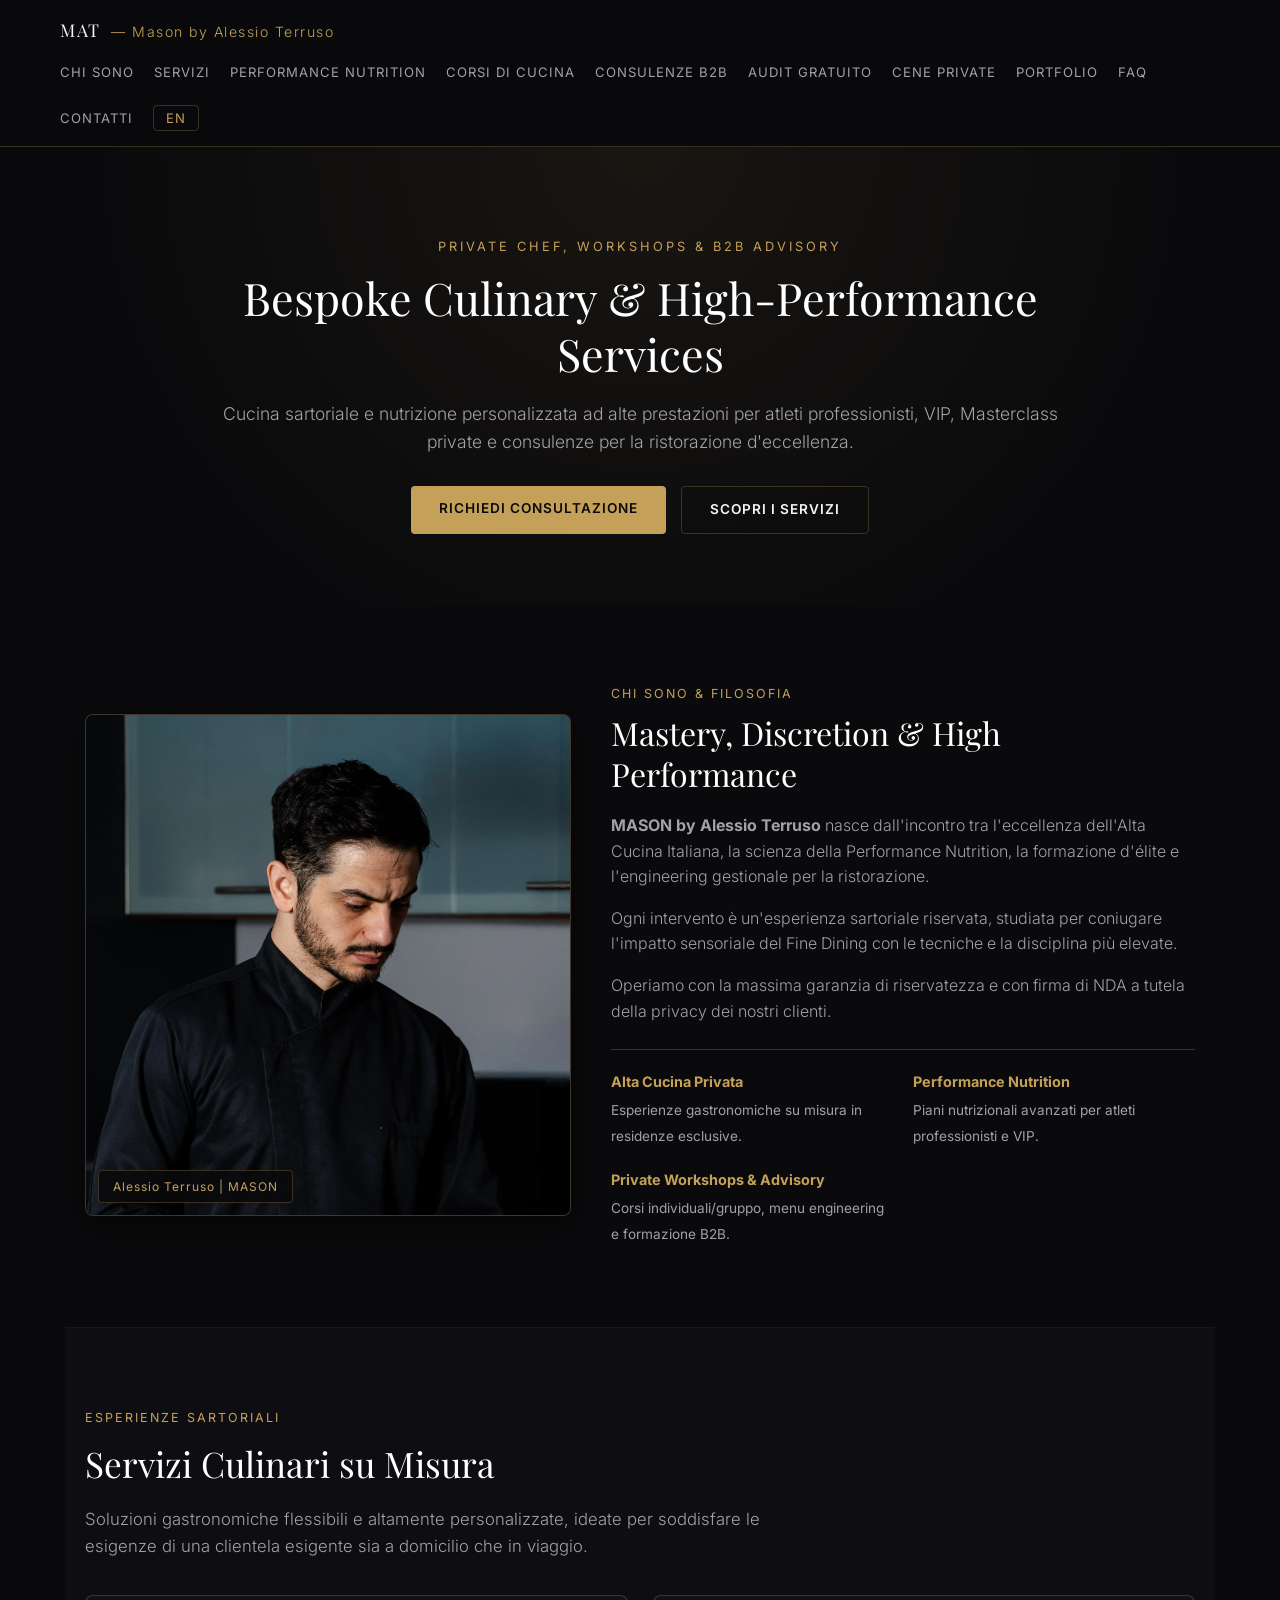
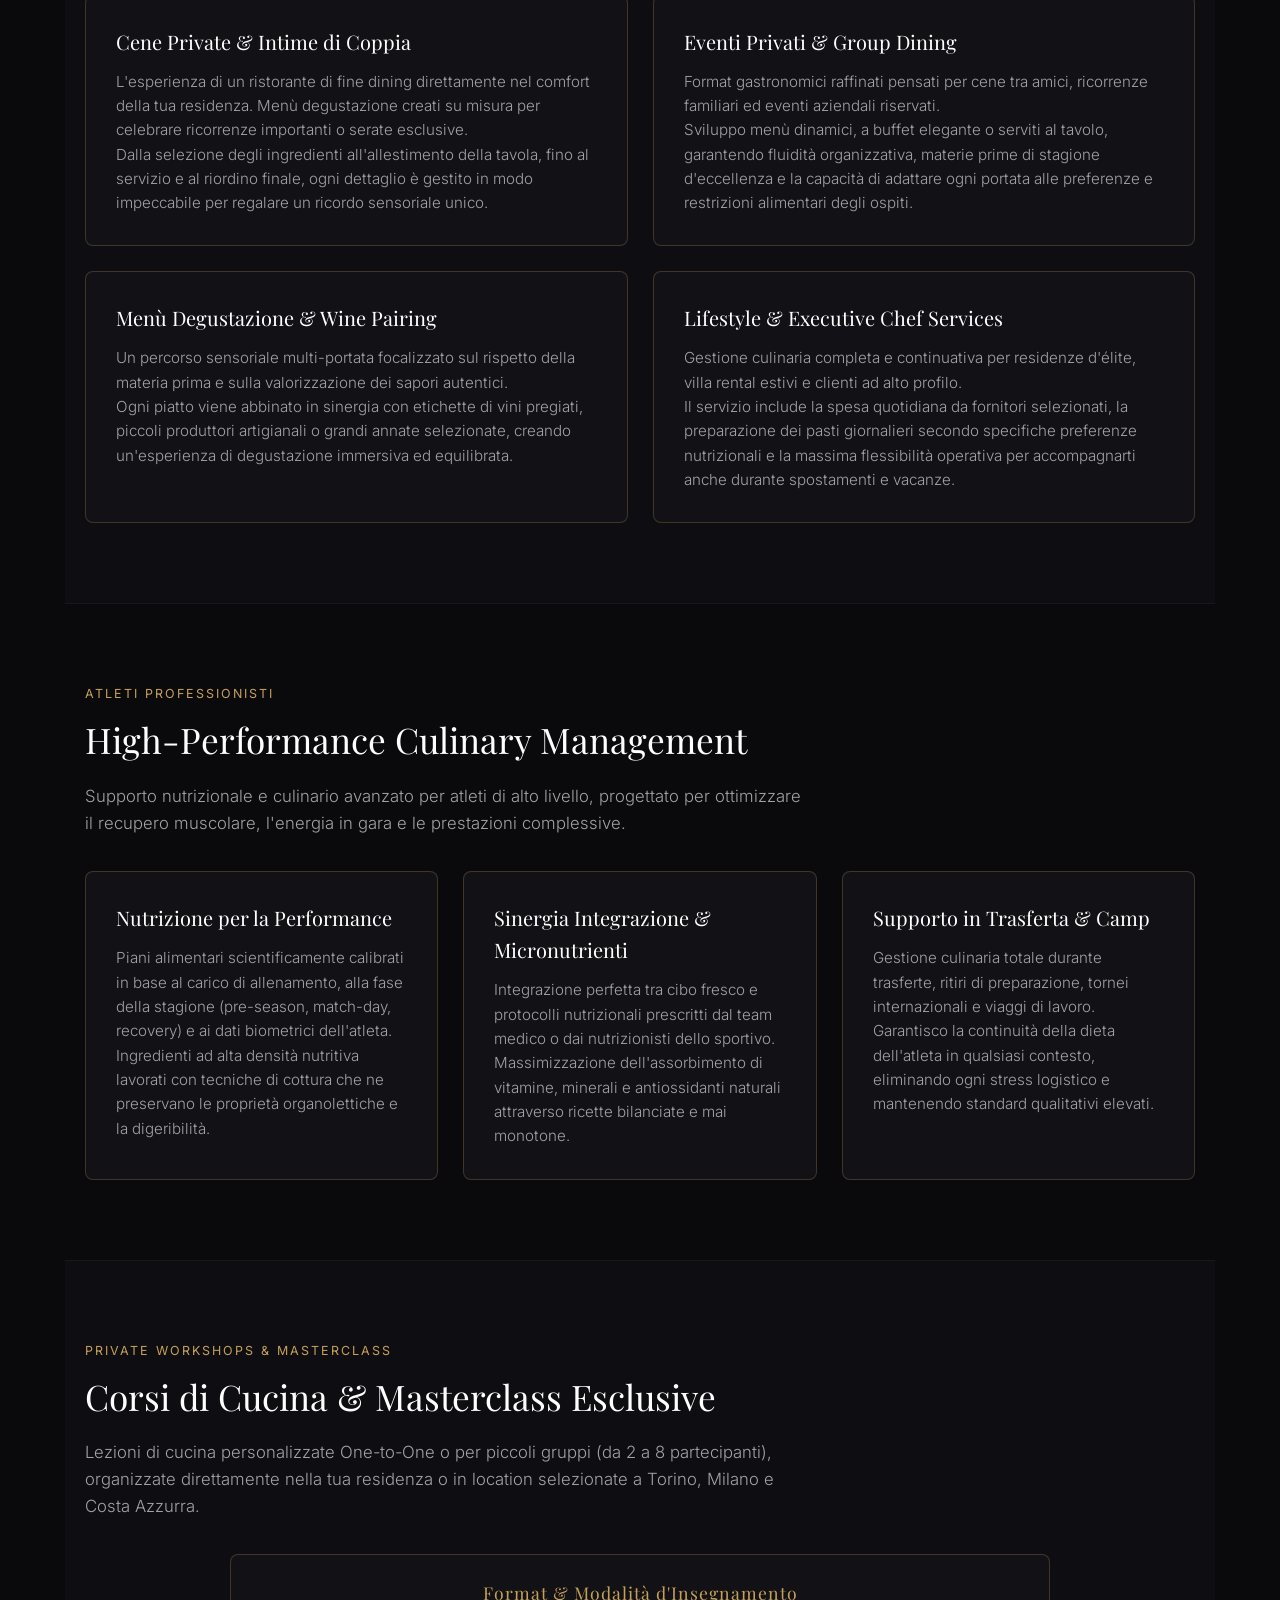
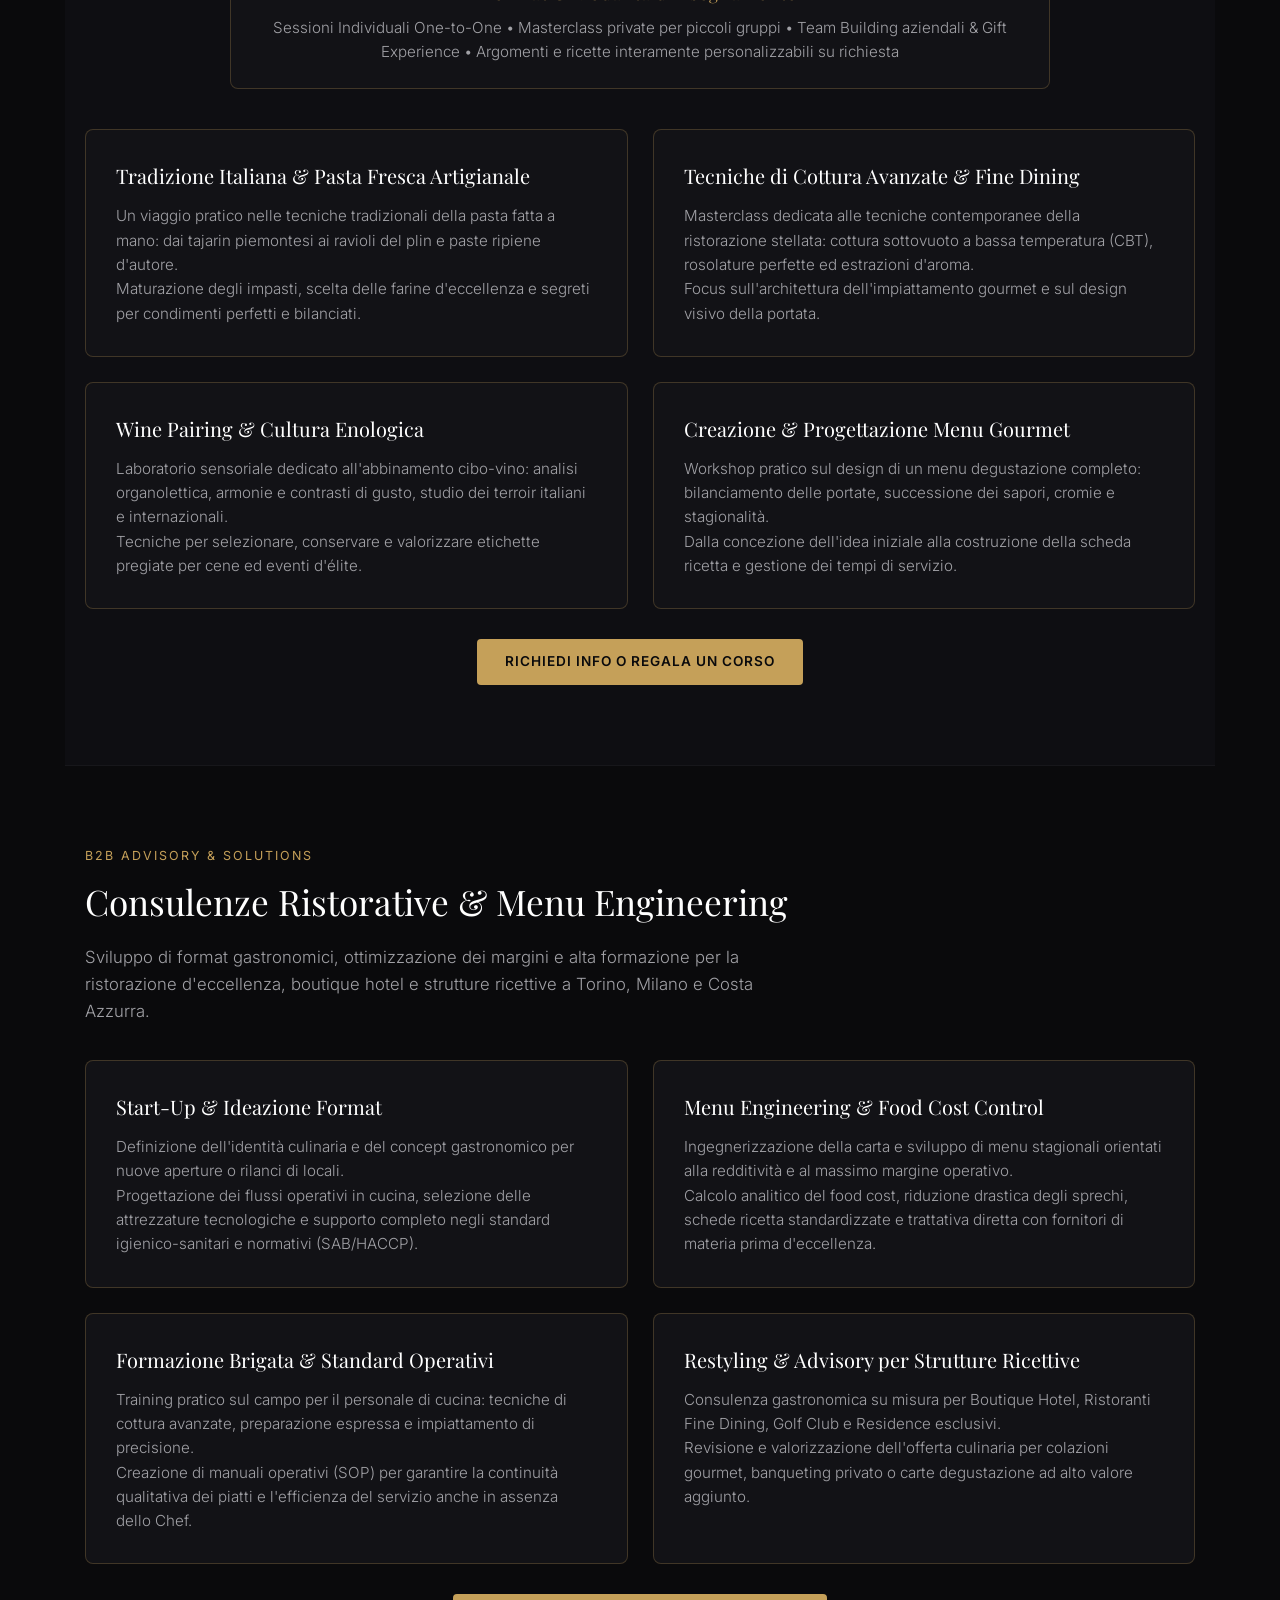
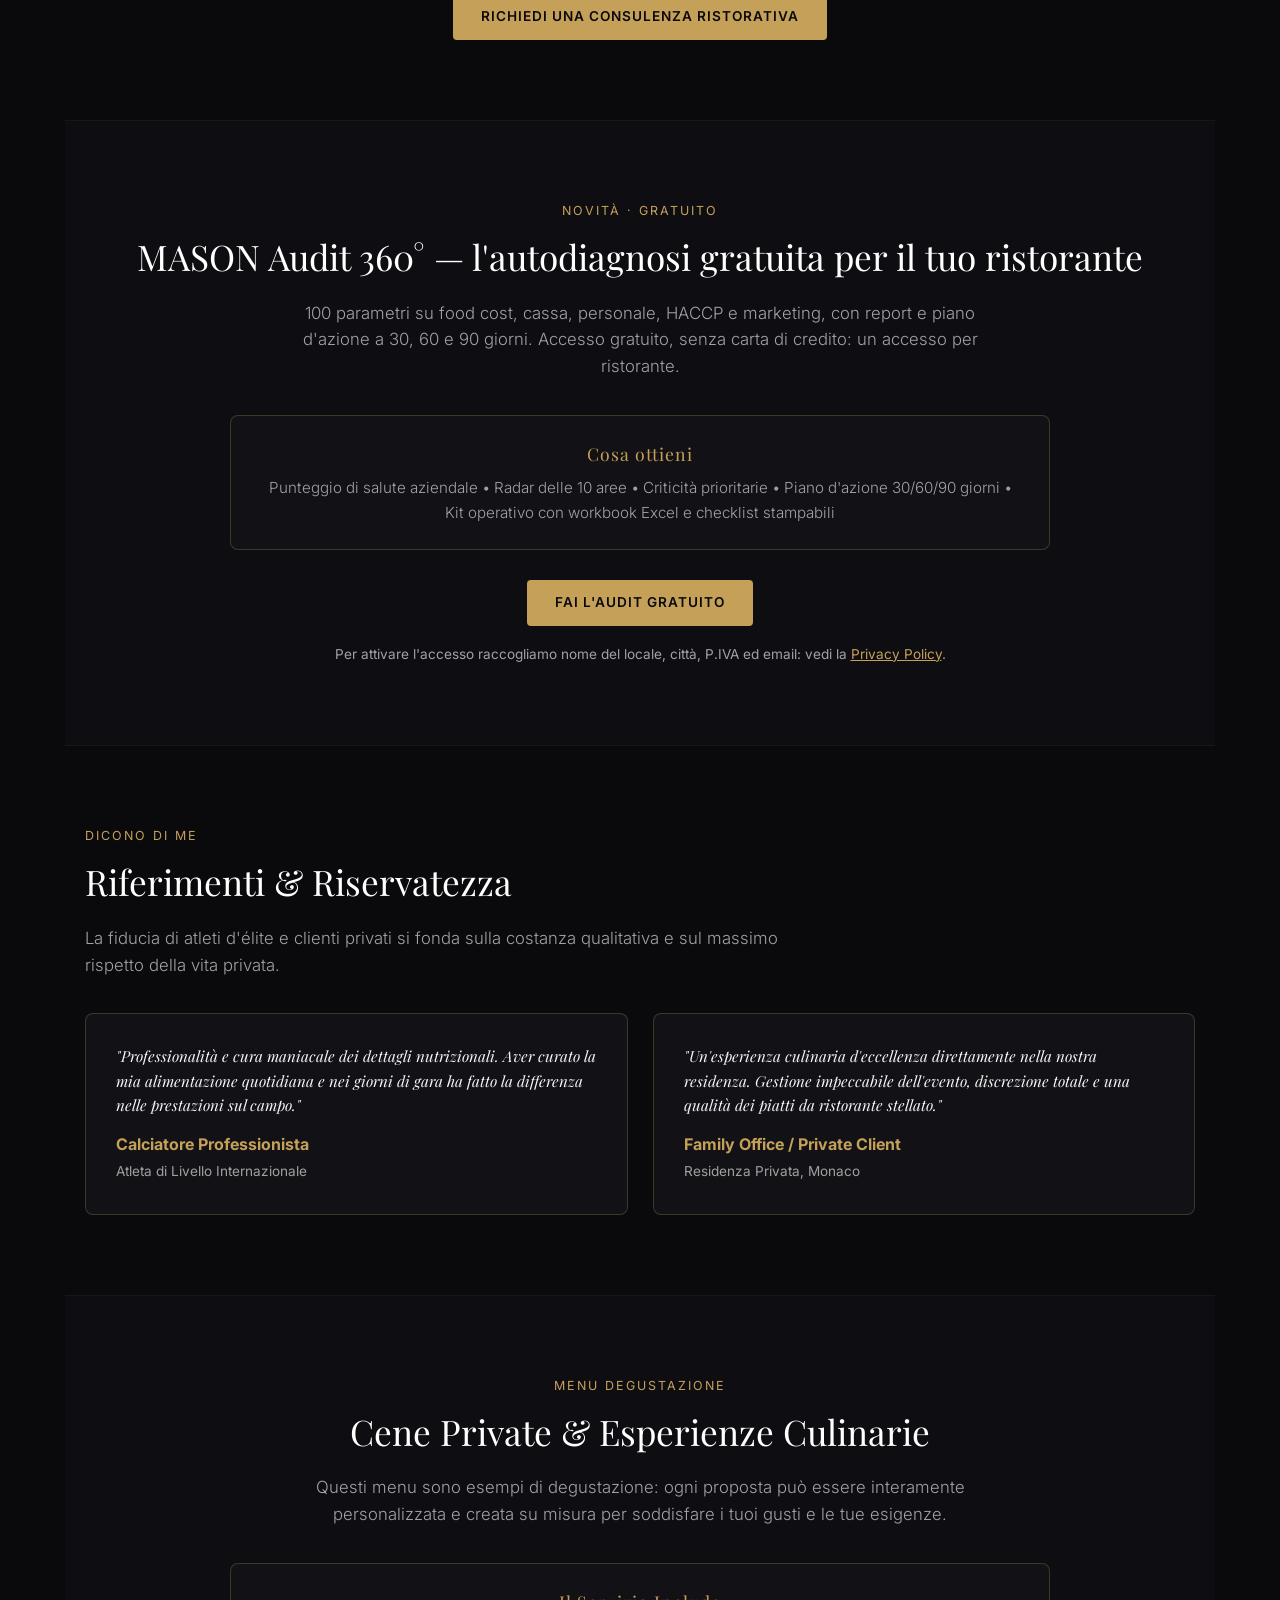
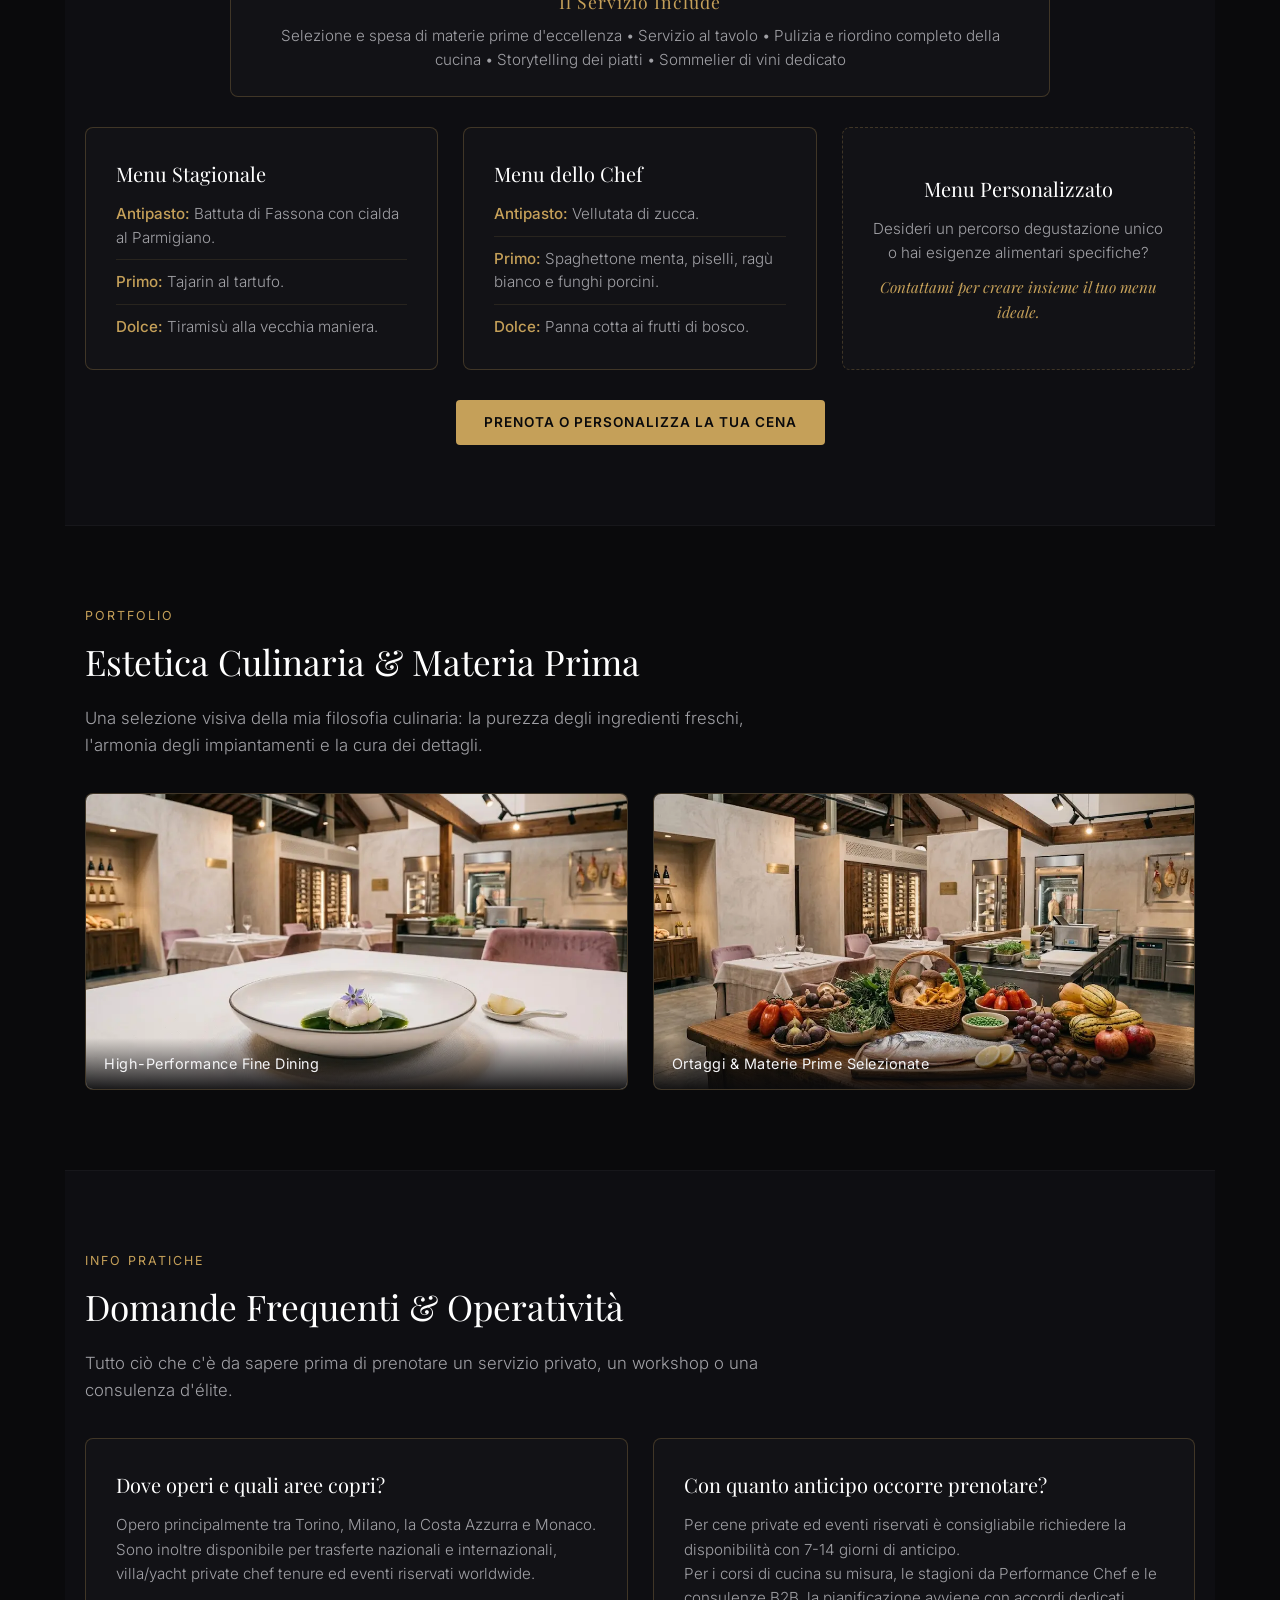
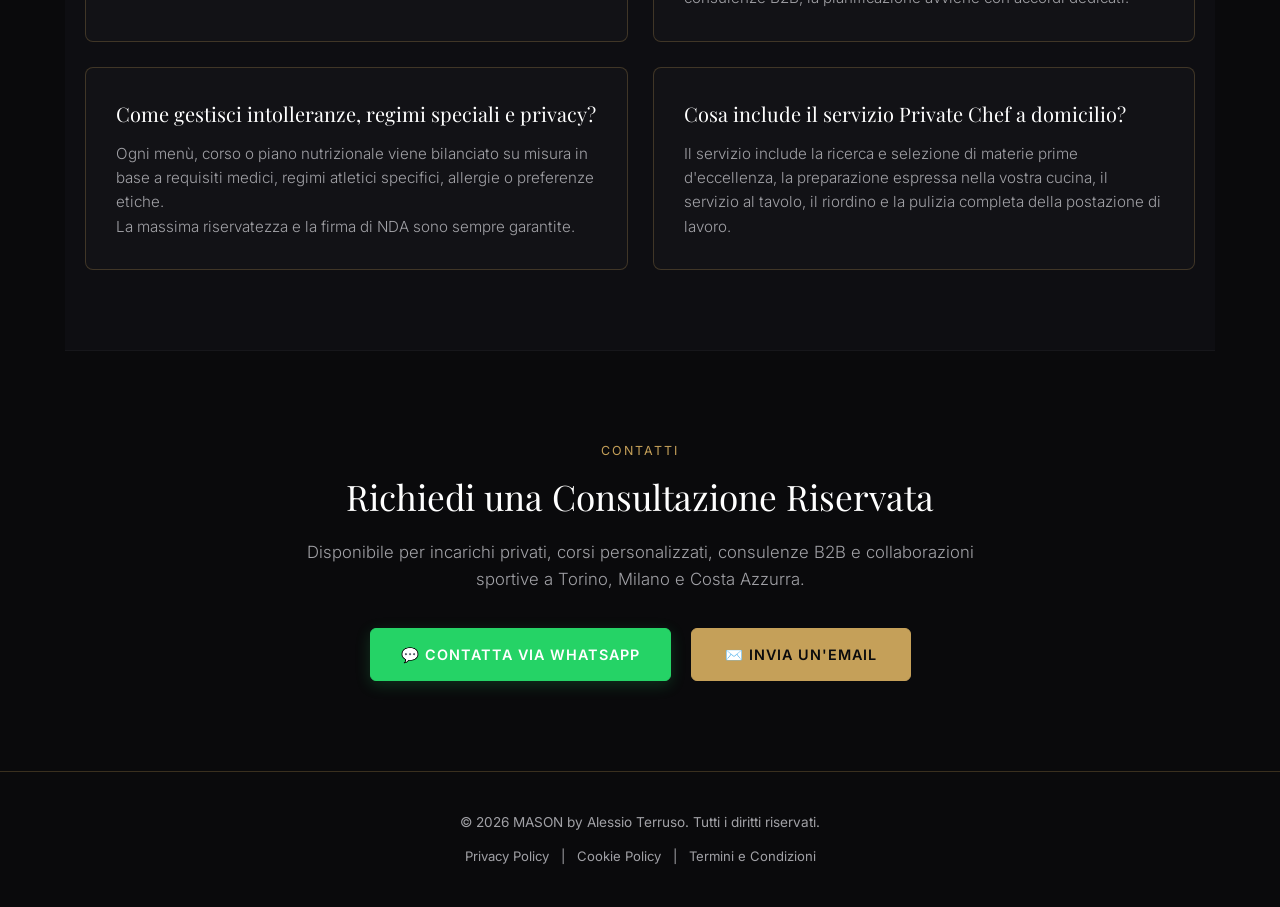
<file: index.html>
<!DOCTYPE html>
<html lang="it">
<head>
  <meta charset="UTF-8">
  <meta name="viewport" content="width=device-width, initial-scale=1.0">
  <meta name="theme-color" content="#0a0a0c">

  <!-- SEO & Titolo Ufficiale -->
  <title>MAT — Alta Cucina Privata, Performance Nutrition, Corsi & Consulenze | Alessio Terruso</title>
  <meta name="description" content="Chef privato, nutrizione di precisione per atleti, corsi di cucina su misura (Masterclass, Wine Pairing & Menu Design) e consulenze B2B per la ristorazione d'eccellenza.">
  <meta name="keywords" content="Chef Privato Torino, Private Chef Italia, Corsi di Cucina Torino, Masterclass Cucina, Pasta Fresca, Wine Pairing, Sommelier, Creazione Menu Gourmet, Performance Nutrition, Consulenze Ristorative, Alessio Terruso">
  <meta name="robots" content="index, follow, max-image-preview:large">
  <link rel="canonical" href="https://masonterruso.com/">
  <link rel="alternate" hreflang="it" href="https://masonterruso.com/">
  <link rel="alternate" hreflang="en" href="https://masonterruso.com/en.html">
  <link rel="alternate" hreflang="x-default" href="https://masonterruso.com/">

  <!-- Open Graph / WhatsApp / Social Preview -->
  <meta property="og:type" content="website">
  <meta property="og:site_name" content="MASON by Alessio Terruso">
  <meta property="og:locale" content="it_IT">
  <meta property="og:url" content="https://masonterruso.com/">
  <meta property="og:title" content="MAT — Mason by Alessio Terruso | Private Chef, Workshops & Advisory">
  <meta property="og:description" content="Servizi culinari su misura per cene private d'élite, nutrizione per atleti professionisti, corsi di cucina privati e consulenze per la ristorazione.">
  <meta property="og:image" content="https://masonterruso.com/alessio-terruso.webp">
  <meta property="og:image:alt" content="Alessio Terruso — Executive & Performance Private Chef">

  <!-- Twitter Meta Tags -->
  <meta name="twitter:card" content="summary_large_image">
  <meta name="twitter:title" content="MAT — Mason by Alessio Terruso | Private Chef, Workshops & Advisory">
  <meta name="twitter:description" content="Servizi culinari su misura per cene private d'élite, nutrizione per atleti professionisti, corsi di cucina privati e consulenze per la ristorazione.">
  <meta name="twitter:url" content="https://masonterruso.com/">
  <meta name="twitter:image" content="https://masonterruso.com/alessio-terruso.webp">

  <!-- Favicon e Foglio di Stile -->
  <link rel="icon" type="image/png" href="favicon.png">
  <link rel="preconnect" href="https://fonts.googleapis.com">
  <link rel="preconnect" href="https://fonts.gstatic.com" crossorigin>
  <link rel="stylesheet" href="https://fonts.googleapis.com/css2?family=Inter:wght@300;400;500;600&family=Playfair+Display:wght@400;500;600&display=swap">
  <link rel="stylesheet" href="style.css?v=3.3">
  <style>
    html{scroll-padding-top:110px}
    .skip-link{position:absolute;left:-9999px;top:0;background:var(--accent-gold);color:#0a0a0c;padding:10px 16px;z-index:1100;font-weight:600}
    .skip-link:focus{left:8px;top:8px}
    a:focus-visible,.btn:focus-visible{outline:2px solid var(--accent-gold);outline-offset:3px}
    .audit-note{color:var(--text-muted);font-size:.85em;margin-top:18px}
    .audit-note a{color:var(--accent-gold)}
    @media (prefers-reduced-motion:reduce){html{scroll-behavior:auto}}
    @media (max-width:768px){
      .nav-links{flex-wrap:nowrap!important;justify-content:flex-start!important;overflow-x:auto;-webkit-overflow-scrolling:touch;scrollbar-width:none;gap:4px!important;padding:6px 4px!important}
      .nav-links::-webkit-scrollbar{display:none}
      .nav-links li{flex:0 0 auto}
      .nav-links a{font-size:.75rem!important;padding:9px 10px!important}
    }
  </style>

  <!-- Dati strutturati (Google) -->
  <script type="application/ld+json">
  {"@context":"https://schema.org","@type":"ProfessionalService","name":"MASON by Alessio Terruso","alternateName":"MAT","url":"https://masonterruso.com/","image":"https://masonterruso.com/alessio-terruso.webp","description":"Chef privato, nutrizione per la performance, corsi di cucina su misura e consulenze B2B per la ristorazione.","telephone":"+393519503238","email":"masonterruso@gmail.com","areaServed":["Torino","Milano","Costa Azzurra","Monaco"],"founder":{"@type":"Person","name":"Alessio Terruso","jobTitle":"Executive & Performance Private Chef"},"knowsAbout":["Private Chef","Performance Nutrition","Menu Engineering","Food Cost Control","HACCP","Wine Pairing"]}
  </script>
  <script type="application/ld+json">
  {"@context":"https://schema.org","@type":"FAQPage","mainEntity":[
  {"@type":"Question","name":"Dove operi e quali aree copri?","acceptedAnswer":{"@type":"Answer","text":"Opero principalmente tra Torino, Milano, la Costa Azzurra e Monaco. Sono inoltre disponibile per trasferte nazionali e internazionali, villa/yacht private chef tenure ed eventi riservati worldwide."}},
  {"@type":"Question","name":"Con quanto anticipo occorre prenotare?","acceptedAnswer":{"@type":"Answer","text":"Per cene private ed eventi riservati è consigliabile richiedere la disponibilità con 7-14 giorni di anticipo. Per corsi su misura, stagioni da Performance Chef e consulenze B2B la pianificazione avviene con accordi dedicati."}},
  {"@type":"Question","name":"Come gestisci intolleranze, regimi speciali e privacy?","acceptedAnswer":{"@type":"Answer","text":"Ogni menù, corso o piano nutrizionale viene bilanciato su misura in base a requisiti medici, regimi atletici, allergie o preferenze etiche. La massima riservatezza e la firma di NDA sono sempre garantite."}},
  {"@type":"Question","name":"Cosa include il servizio Private Chef a domicilio?","acceptedAnswer":{"@type":"Answer","text":"Ricerca e selezione di materie prime d'eccellenza, preparazione espressa nella vostra cucina, servizio al tavolo, riordino e pulizia completa della postazione di lavoro."}}]}
  </script>
</head>
<body>
  <a href="#main" class="skip-link">Vai al contenuto</a>

  <!-- NAVIGATION -->
  <header>
    <nav aria-label="Navigazione principale">
      <a href="#" class="logo">MAT <span class="logo-sub">— Mason by Alessio Terruso</span></a>
      <ul class="nav-links">
        <li><a href="#about">Chi Sono</a></li>
        <li><a href="#services">Servizi</a></li>
        <li><a href="#performance">Performance Nutrition</a></li>
        <li><a href="#corsi">Corsi di Cucina</a></li>
        <li><a href="#consulenze">Consulenze B2B</a></li>
        <li><a href="#audit">Audit Gratuito</a></li>
        <li><a href="#cene-private">Cene Private</a></li>
        <li><a href="#gallery">Portfolio</a></li>
        <li><a href="#faq">FAQ</a></li>
        <li><a href="#contact">Contatti</a></li>
        <li><a href="en.html" class="lang-switch" hreflang="en" lang="en">EN</a></li>
      </ul>
    </nav>
  </header>

  <main id="main">

  <!-- HERO SECTION -->
  <section class="hero">
    <div class="hero-container">
      <span class="subtitle">PRIVATE CHEF, WORKSHOPS & B2B ADVISORY</span>
      <h1>Bespoke Culinary & High-Performance Services</h1>
      <p>Cucina sartoriale e nutrizione personalizzata ad alte prestazioni per atleti professionisti, VIP, Masterclass private e consulenze per la ristorazione d'eccellenza.</p>
      <div class="hero-actions">
        <a href="#contact" class="btn btn-primary">Richiedi Consultazione</a>
        <a href="#services" class="btn btn-secondary">Scopri i Servizi</a>
      </div>
    </div>
  </section>

  <!-- ABOUT SECTION -->
  <section id="about" class="section">
    <div class="container">
      <div class="about-grid">
        <div class="about-image-wrapper">
          <img src="alessio-terruso.webp" alt="Alessio Terruso — Executive & Performance Private Chef" class="about-img" loading="lazy" decoding="async">
          <div class="about-img-badge">Alessio Terruso | MASON</div>
        </div>
        <div class="about-content">
          <span class="section-tag">Chi Sono & Filosofia</span>
          <h2>Mastery, Discretion & High Performance</h2>
          <p><strong>MASON by Alessio Terruso</strong> nasce dall'incontro tra l'eccellenza dell'Alta Cucina Italiana, la scienza della Performance Nutrition, la formazione d'élite e l'engineering gestionale per la ristorazione.</p>
          <p>Ogni intervento è un'esperienza sartoriale riservata, studiata per coniugare l'impatto sensoriale del Fine Dining con le tecniche e la disciplina più elevate.</p>
          <p>Operiamo con la massima garanzia di riservatezza e con firma di NDA a tutela della privacy dei nostri clienti.</p>
          <div class="about-highlights">
            <div class="highlight-item"><strong>Alta Cucina Privata</strong><span>Esperienze gastronomiche su misura in residenze esclusive.</span></div>
            <div class="highlight-item"><strong>Performance Nutrition</strong><span>Piani nutrizionali avanzati per atleti professionisti e VIP.</span></div>
            <div class="highlight-item"><strong>Private Workshops & Advisory</strong><span>Corsi individuali/gruppo, menu engineering e formazione B2B.</span></div>
          </div>
        </div>
      </div>
    </div>
  </section>

  <!-- SERVICES SECTION -->
  <section id="services" class="section bg-card">
    <div class="container">
      <span class="section-tag">ESPERIENZE SARTORIALI</span>
      <h2>Servizi Culinari su Misura</h2>
      <p class="section-intro">Soluzioni gastronomiche flessibili e altamente personalizzate, ideate per soddisfare le esigenze di una clientela esigente sia a domicilio che in viaggio.</p>
      <div class="grid-2 margin-top">
        <div class="card">
          <h3>Cene Private & Intime di Coppia</h3>
          <p>L'esperienza di un ristorante di fine dining direttamente nel comfort della tua residenza. Menù degustazione creati su misura per celebrare ricorrenze importanti o serate esclusive.</p>
          <p>Dalla selezione degli ingredienti all'allestimento della tavola, fino al servizio e al riordino finale, ogni dettaglio è gestito in modo impeccabile per regalare un ricordo sensoriale unico.</p>
        </div>
        <div class="card">
          <h3>Eventi Privati & Group Dining</h3>
          <p>Format gastronomici raffinati pensati per cene tra amici, ricorrenze familiari ed eventi aziendali riservati.</p>
          <p>Sviluppo menù dinamici, a buffet elegante o serviti al tavolo, garantendo fluidità organizzativa, materie prime di stagione d'eccellenza e la capacità di adattare ogni portata alle preferenze e restrizioni alimentari degli ospiti.</p>
        </div>
        <div class="card">
          <h3>Menù Degustazione & Wine Pairing</h3>
          <p>Un percorso sensoriale multi-portata focalizzato sul rispetto della materia prima e sulla valorizzazione dei sapori autentici.</p>
          <p>Ogni piatto viene abbinato in sinergia con etichette di vini pregiati, piccoli produttori artigianali o grandi annate selezionate, creando un'esperienza di degustazione immersiva ed equilibrata.</p>
        </div>
        <div class="card">
          <h3>Lifestyle & Executive Chef Services</h3>
          <p>Gestione culinaria completa e continuativa per residenze d'élite, villa rental estivi e clienti ad alto profilo.</p>
          <p>Il servizio include la spesa quotidiana da fornitori selezionati, la preparazione dei pasti giornalieri secondo specifiche preferenze nutrizionali e la massima flessibilità operativa per accompagnarti anche durante spostamenti e vacanze.</p>
        </div>
      </div>
    </div>
  </section>

  <!-- ATHLETES / PERFORMANCE SECTION -->
  <section id="performance" class="section">
    <div class="container">
      <span class="section-tag">ATLETI PROFESSIONISTI</span>
      <h2>High-Performance Culinary Management</h2>
      <p class="section-intro">Supporto nutrizionale e culinario avanzato per atleti di alto livello, progettato per ottimizzare il recupero muscolare, l'energia in gara e le prestazioni complessive.</p>
      <div class="grid-3 margin-top">
        <div class="card">
          <h4>Nutrizione per la Performance</h4>
          <p>Piani alimentari scientificamente calibrati in base al carico di allenamento, alla fase della stagione (pre-season, match-day, recovery) e ai dati biometrici dell'atleta.</p>
          <p>Ingredienti ad alta densità nutritiva lavorati con tecniche di cottura che ne preservano le proprietà organolettiche e la digeribilità.</p>
        </div>
        <div class="card">
          <h4>Sinergia Integrazione & Micronutrienti</h4>
          <p>Integrazione perfetta tra cibo fresco e protocolli nutrizionali prescritti dal team medico o dai nutrizionisti dello sportivo.</p>
          <p>Massimizzazione dell'assorbimento di vitamine, minerali e antiossidanti naturali attraverso ricette bilanciate e mai monotone.</p>
        </div>
        <div class="card">
          <h4>Supporto in Trasferta & Camp</h4>
          <p>Gestione culinaria totale durante trasferte, ritiri di preparazione, tornei internazionali e viaggi di lavoro.</p>
          <p>Garantisco la continuità della dieta dell'atleta in qualsiasi contesto, eliminando ogni stress logistico e mantenendo standard qualitativi elevati.</p>
        </div>
      </div>
    </div>
  </section>

  <!-- CORSI DI CUCINA SECTION -->
  <section id="corsi" class="section bg-card">
    <div class="container">
      <span class="section-tag">PRIVATE WORKSHOPS & MASTERCLASS</span>
      <h2>Corsi di Cucina & Masterclass Esclusive</h2>
      <p class="section-intro">Lezioni di cucina personalizzate One-to-One o per piccoli gruppi (da 2 a 8 partecipanti), organizzate direttamente nella tua residenza o in location selezionate a Torino, Milano e Costa Azzurra.</p>
      <div class="service-included-box" style="margin-bottom: 40px;">
        <h4>Format & Modalità d'Insegnamento</h4>
        <p>Sessioni Individuali One-to-One • Masterclass private per piccoli gruppi • Team Building aziendali & Gift Experience • Argomenti e ricette interamente personalizzabili su richiesta</p>
      </div>
      <div class="grid-2 margin-top">
        <div class="card">
          <h3>Tradizione Italiana & Pasta Fresca Artigianale</h3>
          <p>Un viaggio pratico nelle tecniche tradizionali della pasta fatta a mano: dai tajarin piemontesi ai ravioli del plin e paste ripiene d'autore.</p>
          <p>Maturazione degli impasti, scelta delle farine d'eccellenza e segreti per condimenti perfetti e bilanciati.</p>
        </div>
        <div class="card">
          <h3>Tecniche di Cottura Avanzate & Fine Dining</h3>
          <p>Masterclass dedicata alle tecniche contemporanee della ristorazione stellata: cottura sottovuoto a bassa temperatura (CBT), rosolature perfette ed estrazioni d'aroma.</p>
          <p>Focus sull'architettura dell'impiattamento gourmet e sul design visivo della portata.</p>
        </div>
        <div class="card">
          <h3>Wine Pairing & Cultura Enologica</h3>
          <p>Laboratorio sensoriale dedicato all'abbinamento cibo-vino: analisi organolettica, armonie e contrasti di gusto, studio dei terroir italiani e internazionali.</p>
          <p>Tecniche per selezionare, conservare e valorizzare etichette pregiate per cene ed eventi d'élite.</p>
        </div>
        <div class="card">
          <h3>Creazione & Progettazione Menu Gourmet</h3>
          <p>Workshop pratico sul design di un menu degustazione completo: bilanciamento delle portate, successione dei sapori, cromie e stagionalità.</p>
          <p>Dalla concezione dell'idea iniziale alla costruzione della scheda ricetta e gestione dei tempi di servizio.</p>
        </div>
      </div>
      <div class="margin-top text-center">
        <a href="https://wa.me/393519503238?text=Buongiorno%20Alessio,%20vorrei%20informazioni%20sui%20tuoi%20corsi%20di%20cucina%20privati." class="btn btn-primary" target="_blank" rel="noopener noreferrer">Richiedi Info o Regala un Corso</a>
      </div>
    </div>
  </section>

  <!-- CONSULENZE RISTORATIVE B2B SECTION -->
  <section id="consulenze" class="section">
    <div class="container">
      <span class="section-tag">B2B ADVISORY & SOLUTIONS</span>
      <h2>Consulenze Ristorative & Menu Engineering</h2>
      <p class="section-intro">Sviluppo di format gastronomici, ottimizzazione dei margini e alta formazione per la ristorazione d'eccellenza, boutique hotel e strutture ricettive a Torino, Milano e Costa Azzurra.</p>
      <div class="grid-2 margin-top">
        <div class="card">
          <h3>Start-Up & Ideazione Format</h3>
          <p>Definizione dell'identità culinaria e del concept gastronomico per nuove aperture o rilanci di locali.</p>
          <p>Progettazione dei flussi operativi in cucina, selezione delle attrezzature tecnologiche e supporto completo negli standard igienico-sanitari e normativi (SAB/HACCP).</p>
        </div>
        <div class="card">
          <h3>Menu Engineering & Food Cost Control</h3>
          <p>Ingegnerizzazione della carta e sviluppo di menu stagionali orientati alla redditività e al massimo margine operativo.</p>
          <p>Calcolo analitico del food cost, riduzione drastica degli sprechi, schede ricetta standardizzate e trattativa diretta con fornitori di materia prima d'eccellenza.</p>
        </div>
        <div class="card">
          <h3>Formazione Brigata & Standard Operativi</h3>
          <p>Training pratico sul campo per il personale di cucina: tecniche di cottura avanzate, preparazione espressa e impiattamento di precisione.</p>
          <p>Creazione di manuali operativi (SOP) per garantire la continuità qualitativa dei piatti e l'efficienza del servizio anche in assenza dello Chef.</p>
        </div>
        <div class="card">
          <h3>Restyling & Advisory per Strutture Ricettive</h3>
          <p>Consulenza gastronomica su misura per Boutique Hotel, Ristoranti Fine Dining, Golf Club e Residence esclusivi.</p>
          <p>Revisione e valorizzazione dell'offerta culinaria per colazioni gourmet, banqueting privato o carte degustazione ad alto valore aggiunto.</p>
        </div>
      </div>
      <div class="margin-top text-center">
        <a href="https://wa.me/393519503238?text=Buongiorno%20Alessio,%20vorrei%20informazioni%20sulle%20consulenze%20ristorative%20B2B." class="btn btn-primary" target="_blank" rel="noopener noreferrer">Richiedi una Consulenza Ristorativa</a>
      </div>
    </div>
  </section>

  <!-- AUDIT GRATUITO -->
  <section id="audit" class="section bg-card">
    <div class="container text-center">
      <span class="section-tag">NOVITÀ · GRATUITO</span>
      <h2>MASON Audit 360° — l'autodiagnosi gratuita per il tuo ristorante</h2>
      <p class="section-intro">100 parametri su food cost, cassa, personale, HACCP e marketing, con report e piano d'azione a 30, 60 e 90 giorni. Accesso gratuito, senza carta di credito: un accesso per ristorante.</p>
      <div class="service-included-box">
        <h4>Cosa ottieni</h4>
        <p>Punteggio di salute aziendale • Radar delle 10 aree • Criticità prioritarie • Piano d'azione 30/60/90 giorni • Kit operativo con workbook Excel e checklist stampabili</p>
      </div>
      <div class="margin-top">
        <a href="https://mason-audit.vercel.app" class="btn btn-primary" target="_blank" rel="noopener">Fai l'audit gratuito</a>
      </div>
      <p class="audit-note">Per attivare l'accesso raccogliamo nome del locale, città, P.IVA ed email: vedi la <a href="privacy.html">Privacy Policy</a>.</p>
    </div>
  </section>

  <!-- TESTIMONIALS & NDA SECTION -->
  <section id="testimonials" class="section">
    <div class="container">
      <span class="section-tag">DICONO DI ME</span>
      <h2>Riferimenti & Riservatezza</h2>
      <p class="section-intro">La fiducia di atleti d'élite e clienti privati si fonda sulla costanza qualitativa e sul massimo rispetto della vita privata.</p>
      <div class="grid-2 margin-top">
        <div class="card">
          <p class="quote">"Professionalità e cura maniacale dei dettagli nutrizionali. Aver curato la mia alimentazione quotidiana e nei giorni di gara ha fatto la differenza nelle prestazioni sul campo."</p>
          <div class="quote-author"><strong>Calciatore Professionista</strong><br><span style="color: #a0a0a0; font-size: 0.85em;">Atleta di Livello Internazionale</span></div>
        </div>
        <div class="card">
          <p class="quote">"Un'esperienza culinaria d'eccellenza direttamente nella nostra residenza. Gestione impeccabile dell'evento, discrezione totale e una qualità dei piatti da ristorante stellato."</p>
          <div class="quote-author"><strong>Family Office / Private Client</strong><br><span style="color: #a0a0a0; font-size: 0.85em;">Residenza Privata, Monaco</span></div>
        </div>
      </div>
    </div>
  </section>

  <!-- CENE PRIVATE SECTION -->
  <section id="cene-private" class="section bg-card">
    <div class="container text-center">
      <span class="section-tag">MENU DEGUSTAZIONE</span>
      <h2>Cene Private & Esperienze Culinarie</h2>
      <p class="section-intro">Questi menu sono esempi di degustazione: ogni proposta può essere interamente personalizzata e creata su misura per soddisfare i tuoi gusti e le tue esigenze.</p>
      <div class="service-included-box">
        <h4>Il Servizio Include</h4>
        <p>Selezione e spesa di materie prime d'eccellenza • Servizio al tavolo • Pulizia e riordino completo della cucina • Storytelling dei piatti • Sommelier di vini dedicato</p>
      </div>
      <div class="menu-grid margin-top">
        <div class="card menu-card">
          <h3>Menu Stagionale</h3>
          <ul class="menu-list">
            <li><strong>Antipasto:</strong> Battuta di Fassona con cialda al Parmigiano.</li>
            <li><strong>Primo:</strong> Tajarin al tartufo.</li>
            <li><strong>Dolce:</strong> Tiramisù alla vecchia maniera.</li>
          </ul>
        </div>
        <div class="card menu-card">
          <h3>Menu dello Chef</h3>
          <ul class="menu-list">
            <li><strong>Antipasto:</strong> Vellutata di zucca.</li>
            <li><strong>Primo:</strong> Spaghettone menta, piselli, ragù bianco e funghi porcini.</li>
            <li><strong>Dolce:</strong> Panna cotta ai frutti di bosco.</li>
          </ul>
        </div>
        <div class="card menu-card menu-card-custom">
          <h3>Menu Personalizzato</h3>
          <p>Desideri un percorso degustazione unico o hai esigenze alimentari specifiche?</p>
          <p class="gold-text">Contattami per creare insieme il tuo menu ideale.</p>
        </div>
      </div>
      <div class="margin-top">
        <a href="https://wa.me/393519503238?text=Buongiorno%20Alessio,%20vorrei%20informazioni%20per%20organizzare%20una%20cena%20privata." class="btn btn-primary" target="_blank" rel="noopener noreferrer">Prenota o Personalizza la tua Cena</a>
      </div>
    </div>
  </section>

  <!-- GALLERY SECTION -->
  <section id="gallery" class="section">
    <div class="container">
      <span class="section-tag">PORTFOLIO</span>
      <h2>Estetica Culinaria & Materia Prima</h2>
      <p class="section-intro">Una selezione visiva della mia filosofia culinaria: la purezza degli ingredienti freschi, l'armonia degli impiantamenti e la cura dei dettagli.</p>
      <div class="gallery-grid margin-top">
        <div class="gallery-item">
          <img src="foto%20piatto%20sitoweb.webp" alt="Piatto Degustazione Gourmet — High-Performance Fine Dining" loading="lazy" decoding="async">
          <div class="gallery-caption">High-Performance Fine Dining</div>
        </div>
        <div class="gallery-item">
          <img src="materie%20prime%20sitoweb.webp" alt="Materie Prime e Ingredienti Freschi d'Eccellenza" loading="lazy" decoding="async">
          <div class="gallery-caption">Ortaggi & Materie Prime Selezionate</div>
        </div>
      </div>
    </div>
  </section>

  <!-- FAQ SECTION -->
  <section id="faq" class="section bg-card">
    <div class="container">
      <span class="section-tag">INFO PRATICHE</span>
      <h2>Domande Frequenti & Operatività</h2>
      <p class="section-intro">Tutto ciò che c'è da sapere prima di prenotare un servizio privato, un workshop o una consulenza d'élite.</p>
      <div class="grid-2 margin-top">
        <div class="card">
          <h3>Dove operi e quali aree copri?</h3>
          <p>Opero principalmente tra Torino, Milano, la Costa Azzurra e Monaco.</p>
          <p>Sono inoltre disponibile per trasferte nazionali e internazionali, villa/yacht private chef tenure ed eventi riservati worldwide.</p>
        </div>
        <div class="card">
          <h3>Con quanto anticipo occorre prenotare?</h3>
          <p>Per cene private ed eventi riservati è consigliabile richiedere la disponibilità con 7-14 giorni di anticipo.</p>
          <p>Per i corsi di cucina su misura, le stagioni da Performance Chef e le consulenze B2B, la pianificazione avviene con accordi dedicati.</p>
        </div>
        <div class="card">
          <h3>Come gestisci intolleranze, regimi speciali e privacy?</h3>
          <p>Ogni menù, corso o piano nutrizionale viene bilanciato su misura in base a requisiti medici, regimi atletici specifici, allergie o preferenze etiche.</p>
          <p>La massima riservatezza e la firma di NDA sono sempre garantite.</p>
        </div>
        <div class="card">
          <h3>Cosa include il servizio Private Chef a domicilio?</h3>
          <p>Il servizio include la ricerca e selezione di materie prime d'eccellenza, la preparazione espressa nella vostra cucina, il servizio al tavolo, il riordino e la pulizia completa della postazione di lavoro.</p>
        </div>
      </div>
    </div>
  </section>

  <!-- CONTACT SECTION -->
  <section id="contact" class="section text-center">
    <div class="container">
      <span class="section-tag">CONTATTI</span>
      <h2>Richiedi una Consultazione Riservata</h2>
      <p class="section-intro">Disponibile per incarichi privati, corsi personalizzati, consulenze B2B e collaborazioni sportive a Torino, Milano e Costa Azzurra.</p>
      <div class="contact-actions margin-top">
        <a href="https://wa.me/393519503238?text=Buongiorno%20Alessio,%20vorrei%20informazioni%20sui%20tuoi%20servizi." target="_blank" rel="noopener noreferrer" class="btn btn-whatsapp">💬 Contatta via WhatsApp</a>
        <a href="mailto:masonterruso@gmail.com" class="btn btn-primary">✉️ Invia un'Email</a>
      </div>
    </div>
  </section>

  </main>

  <!-- FOOTER -->
  <footer>
    <div class="container text-center">
      <p>&copy; 2026 MASON by Alessio Terruso. Tutti i diritti riservati.</p>
      <div class="footer-links">
        <a href="privacy.html">Privacy Policy</a> |
        <a href="cookie.html">Cookie Policy</a> |
        <a href="terms.html">Termini e Condizioni</a>
      </div>
    </div>
  </footer>

</body>
</html>
</file>
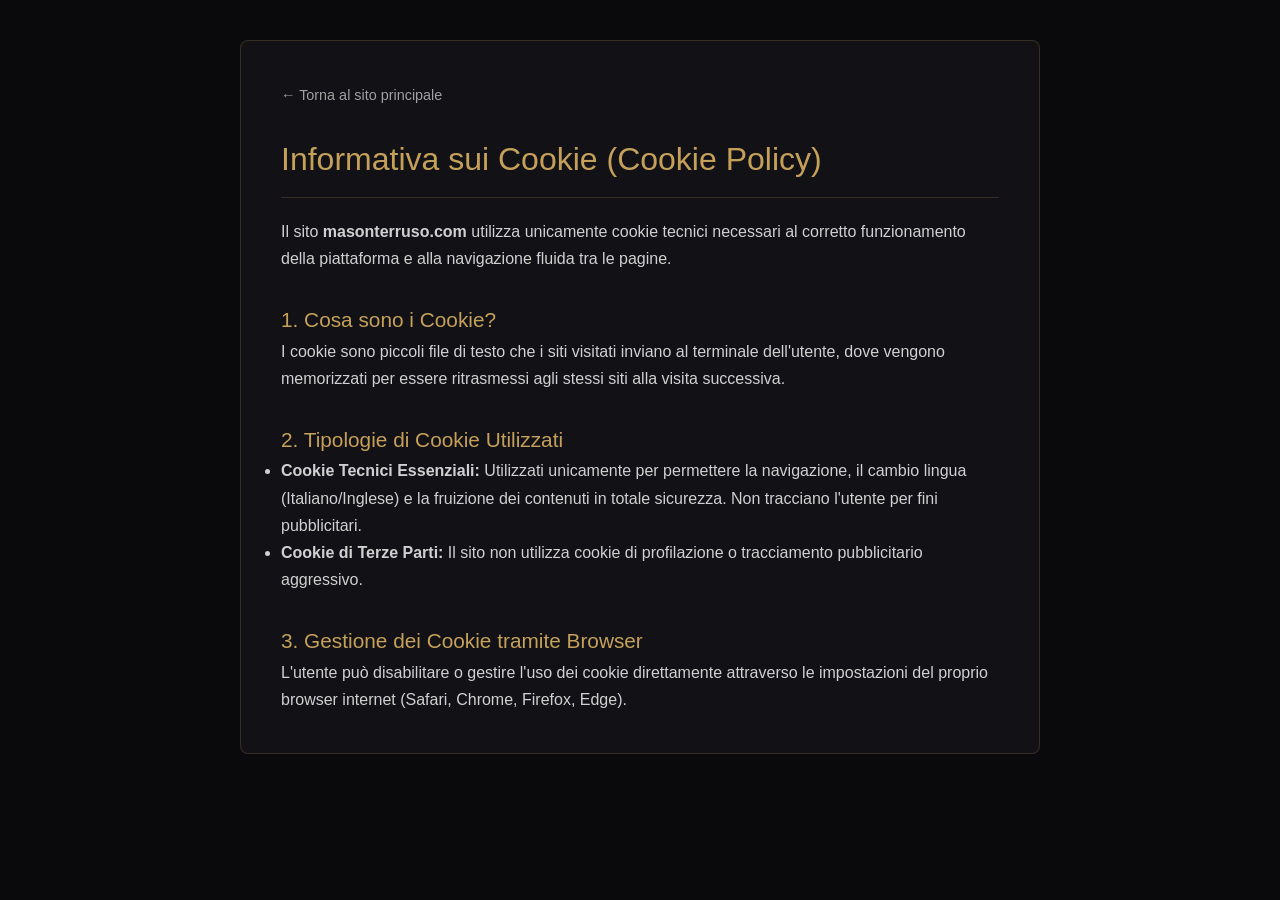
<file: cookie.html>
<!DOCTYPE html>
<html lang="it">
<head>
  <meta charset="UTF-8">
  <meta name="viewport" content="width=device-width, initial-scale=1.0">
  <title>Cookie Policy — MASON by Alessio Terruso</title>
  <link rel="icon" type="image/png" href="favicon.png">
  <link rel="stylesheet" href="style.css?v=3.0">
  <style>
    body { background-color: #0a0a0c; color: #d0d0d0; font-family: 'Helvetica Neue', Helvetica, Arial, sans-serif; line-height: 1.7; padding: 40px 20px; }
    .policy-container { max-width: 800px; margin: 0 auto; background: #121216; padding: 40px; border-radius: 8px; border: 1px solid rgba(197, 160, 89, 0.2); }
    h1, h2 { color: #c5a059; font-weight: 300; }
    h1 { font-size: 2em; margin-bottom: 20px; border-bottom: 1px solid rgba(197, 160, 89, 0.2); padding-bottom: 10px; }
    h2 { font-size: 1.3em; margin-top: 30px; }
    a { color: #c5a059; text-decoration: none; }
    .back-btn { display: inline-block; margin-bottom: 25px; color: #a0a0a0; font-size: 0.9em; }
  </style>
</head>
<body>

  <div class="policy-container">
    <a href="index.html" class="back-btn">← Torna al sito principale</a>
    
    <h1>Informativa sui Cookie (Cookie Policy)</h1>
    <p>Il sito <strong>masonterruso.com</strong> utilizza unicamente cookie tecnici necessari al corretto funzionamento della piattaforma e alla navigazione fluida tra le pagine.</p>

    <h2>1. Cosa sono i Cookie?</h2>
    <p>I cookie sono piccoli file di testo che i siti visitati inviano al terminale dell'utente, dove vengono memorizzati per essere ritrasmessi agli stessi siti alla visita successiva.</p>

    <h2>2. Tipologie di Cookie Utilizzati</h2>
    <ul>
      <li><strong>Cookie Tecnici Essenziali:</strong> Utilizzati unicamente per permettere la navigazione, il cambio lingua (Italiano/Inglese) e la fruizione dei contenuti in totale sicurezza. Non tracciano l'utente per fini pubblicitari.</li>
      <li><strong>Cookie di Terze Parti:</strong> Il sito non utilizza cookie di profilazione o tracciamento pubblicitario aggressivo.</li>
    </ul>

    <h2>3. Gestione dei Cookie tramite Browser</h2>
    <p>L'utente può disabilitare o gestire l'uso dei cookie direttamente attraverso le impostazioni del proprio browser internet (Safari, Chrome, Firefox, Edge).</p>
  </div>

</body>
</html>
</file>
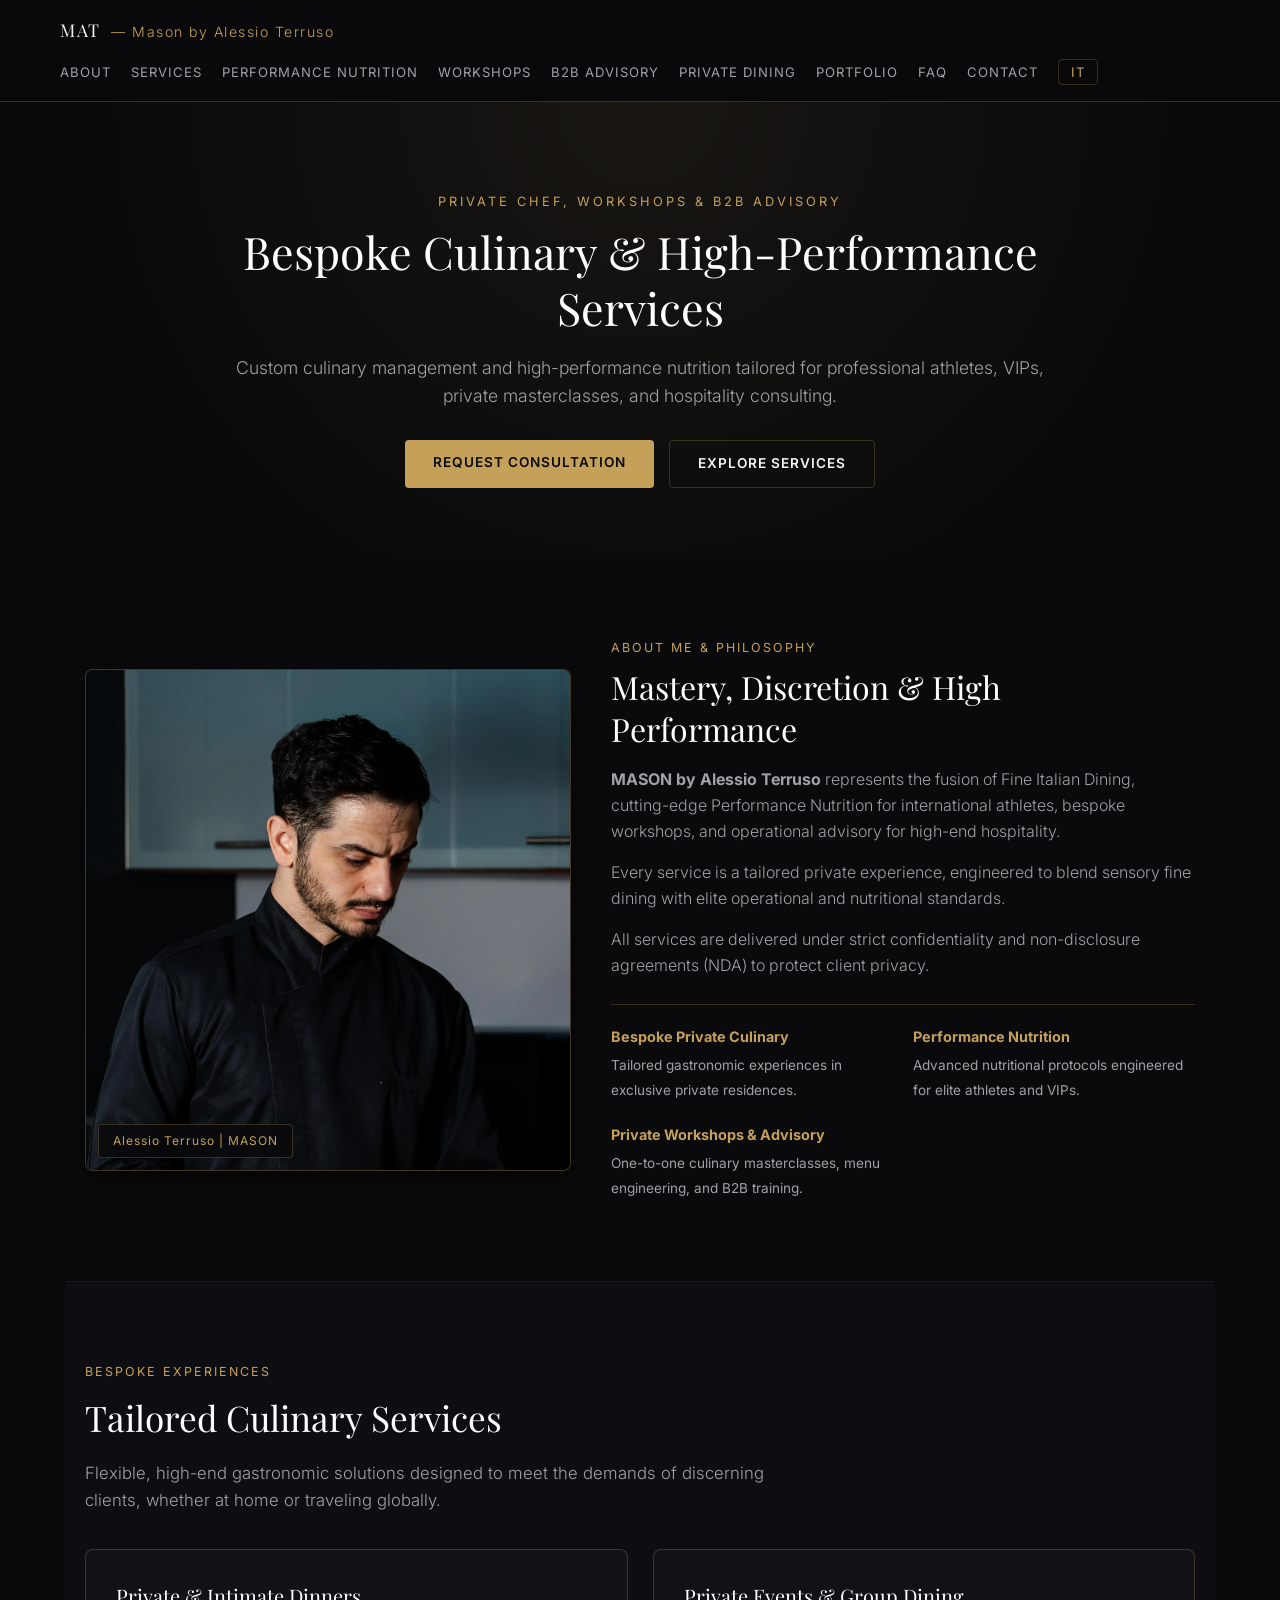
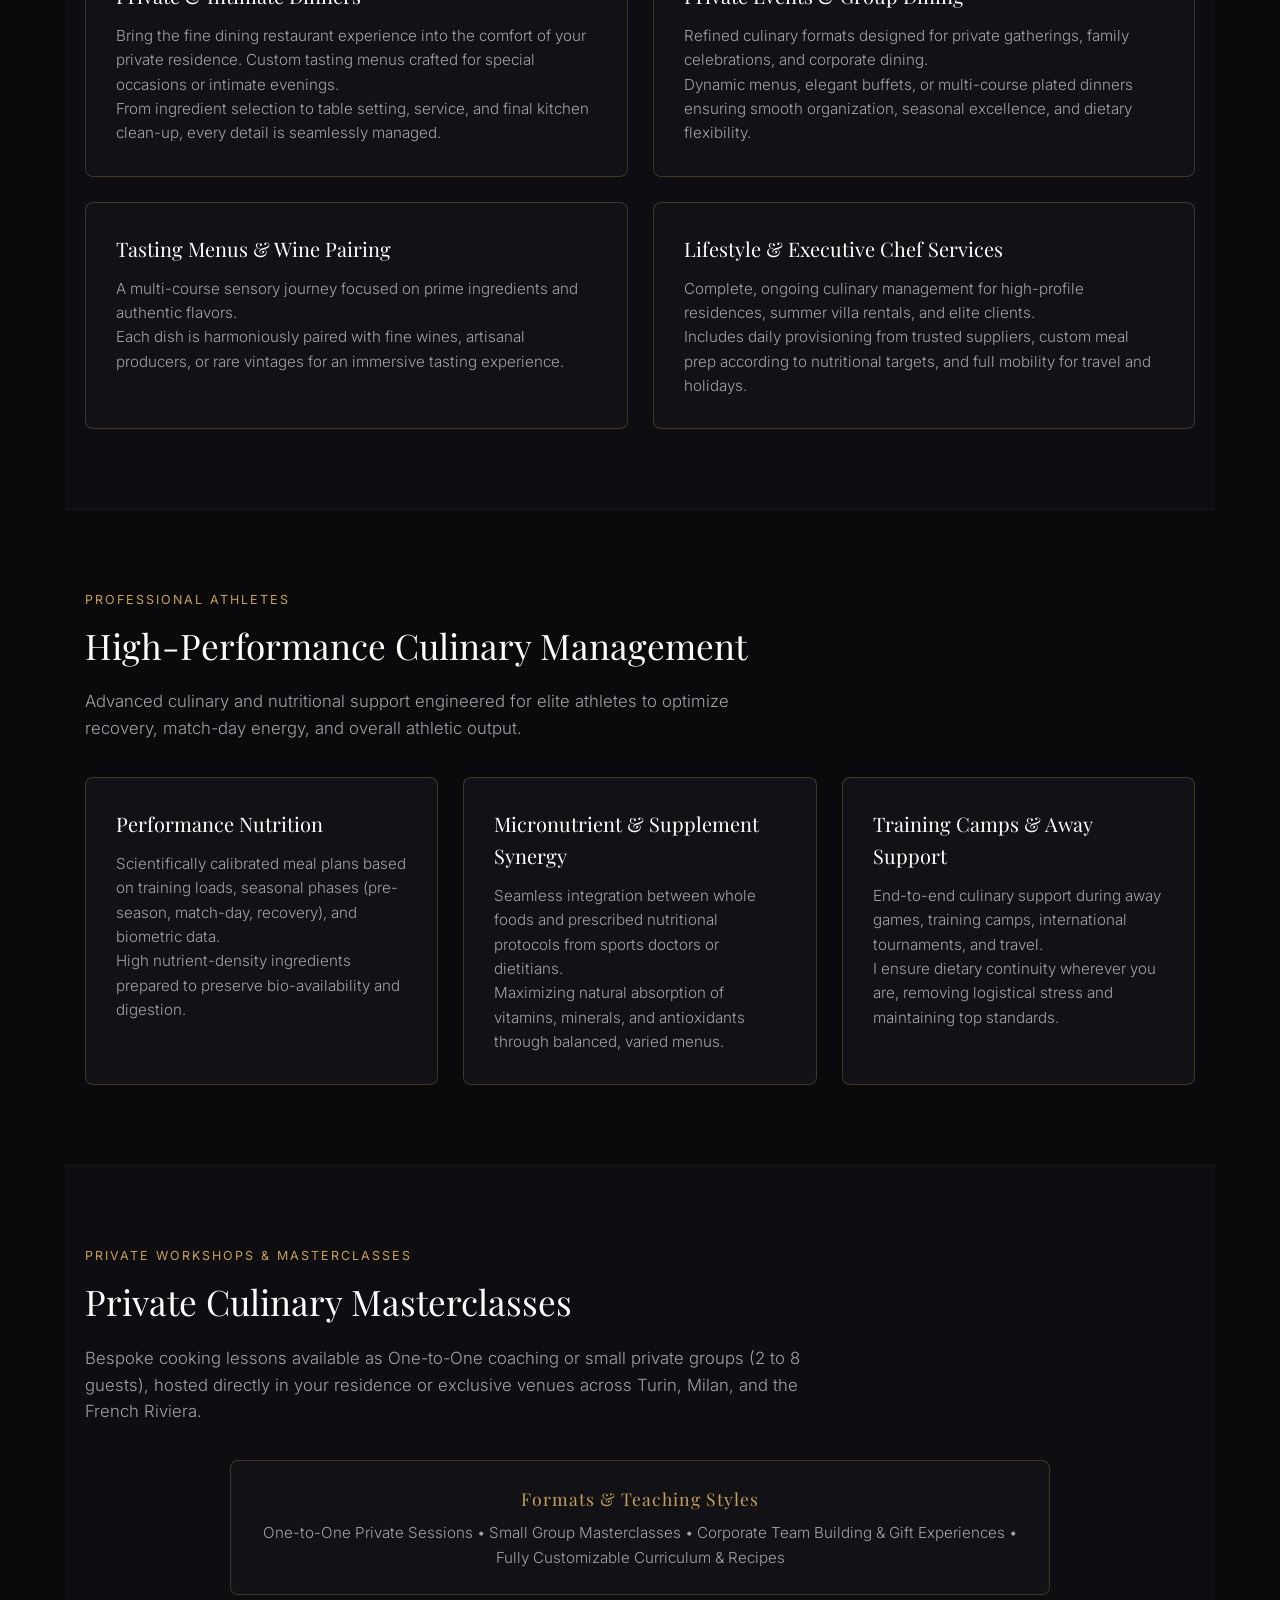
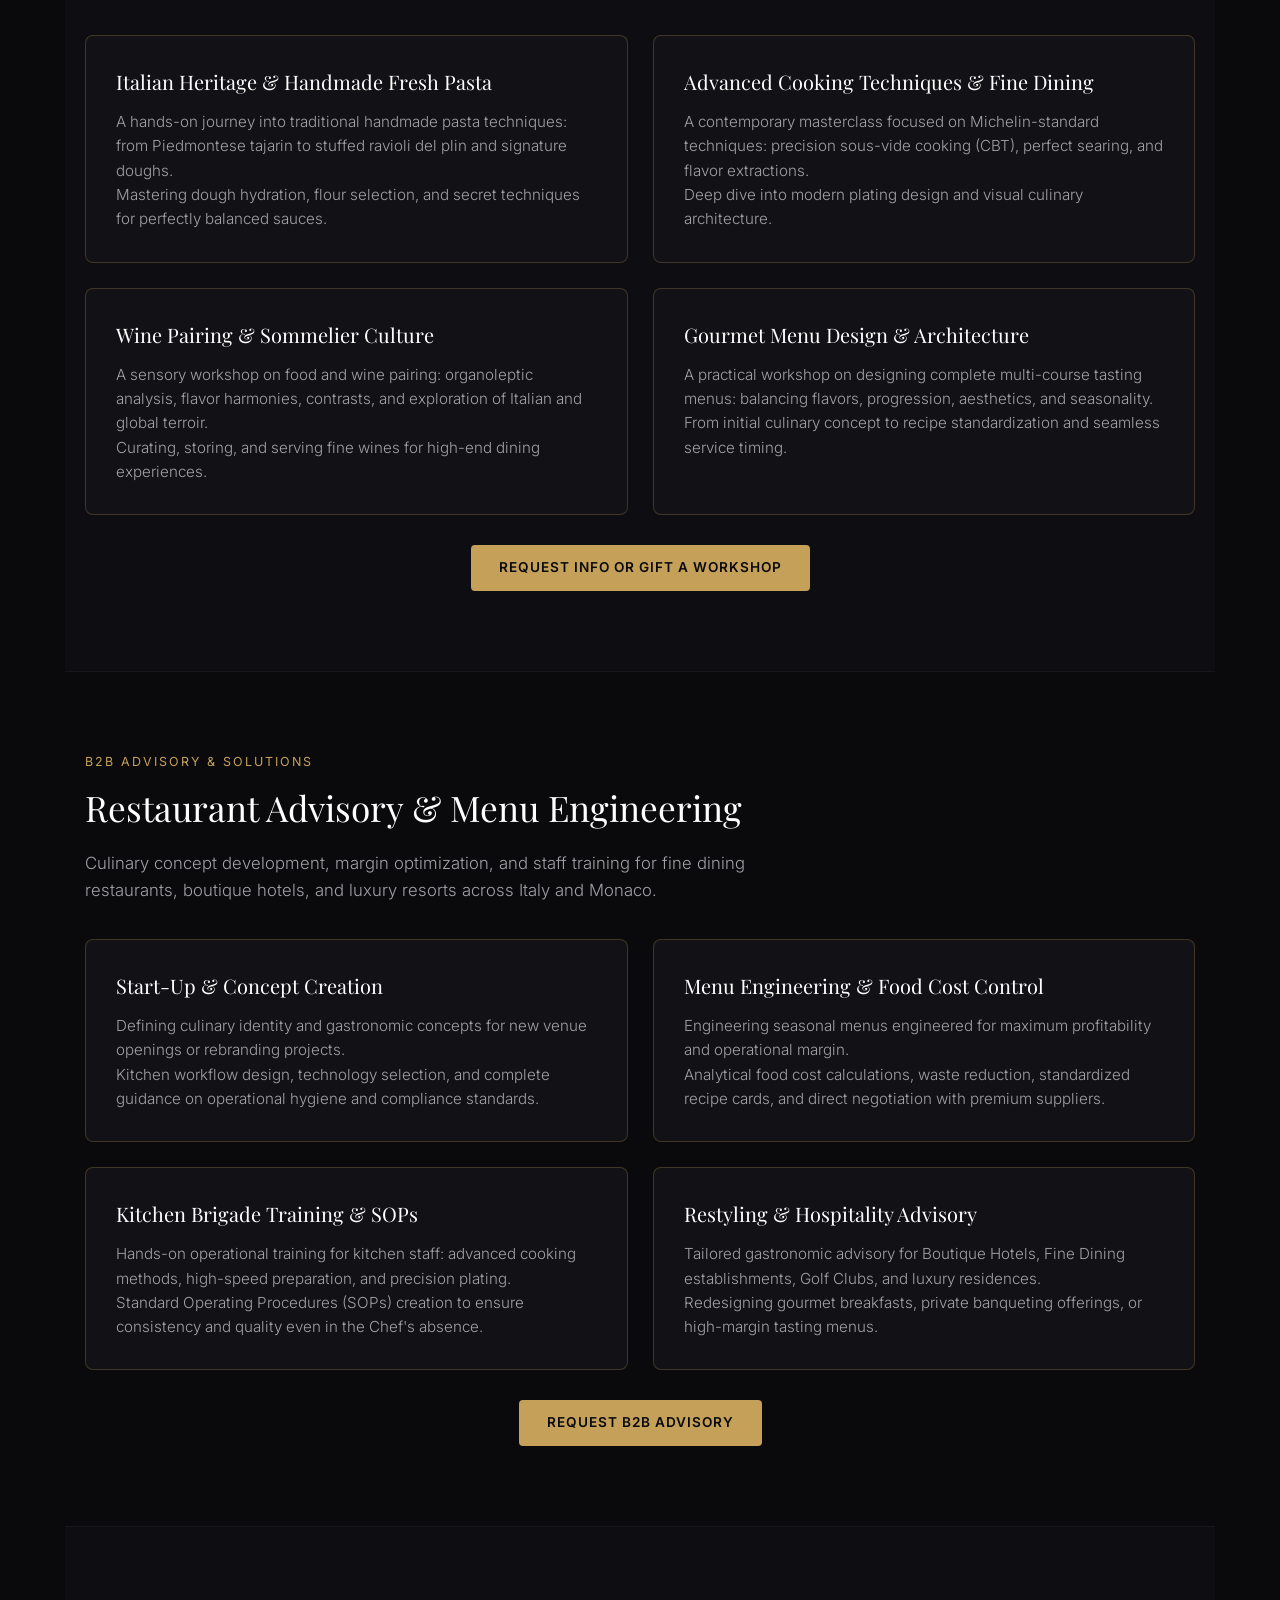
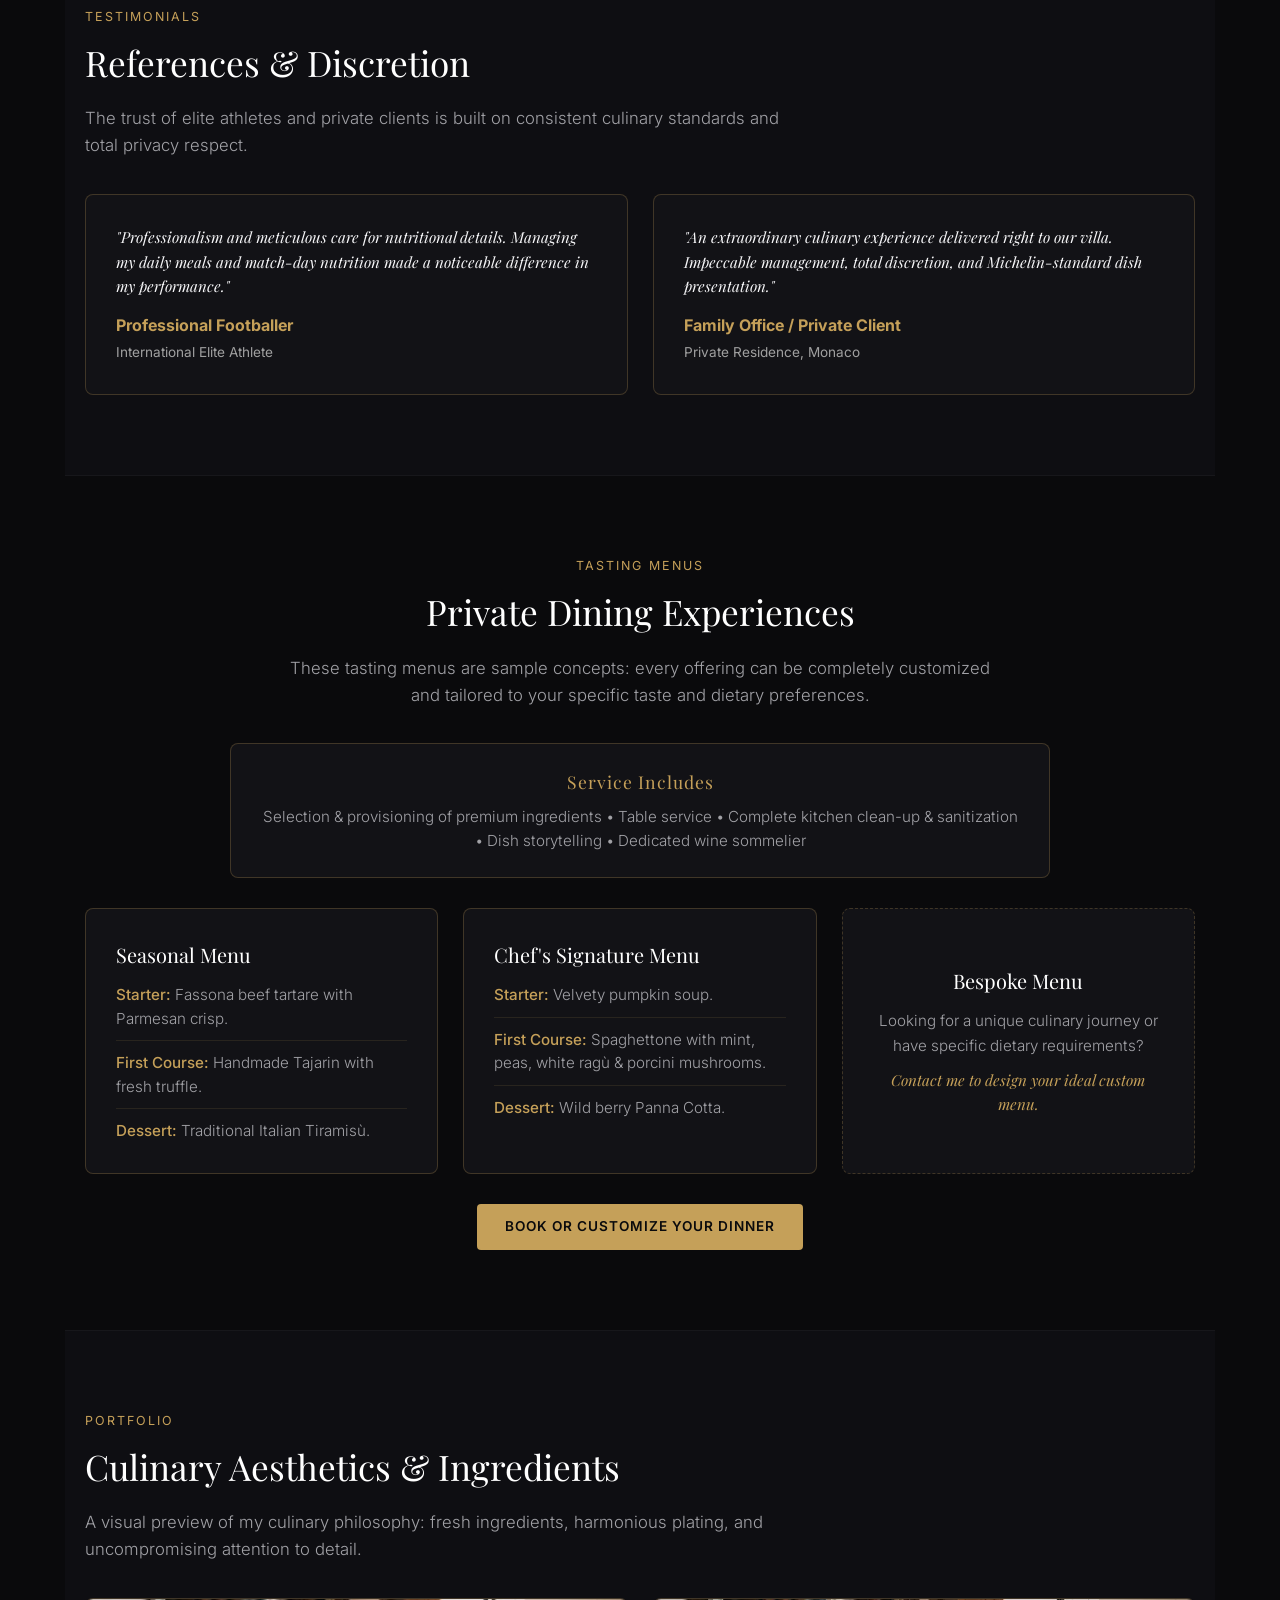
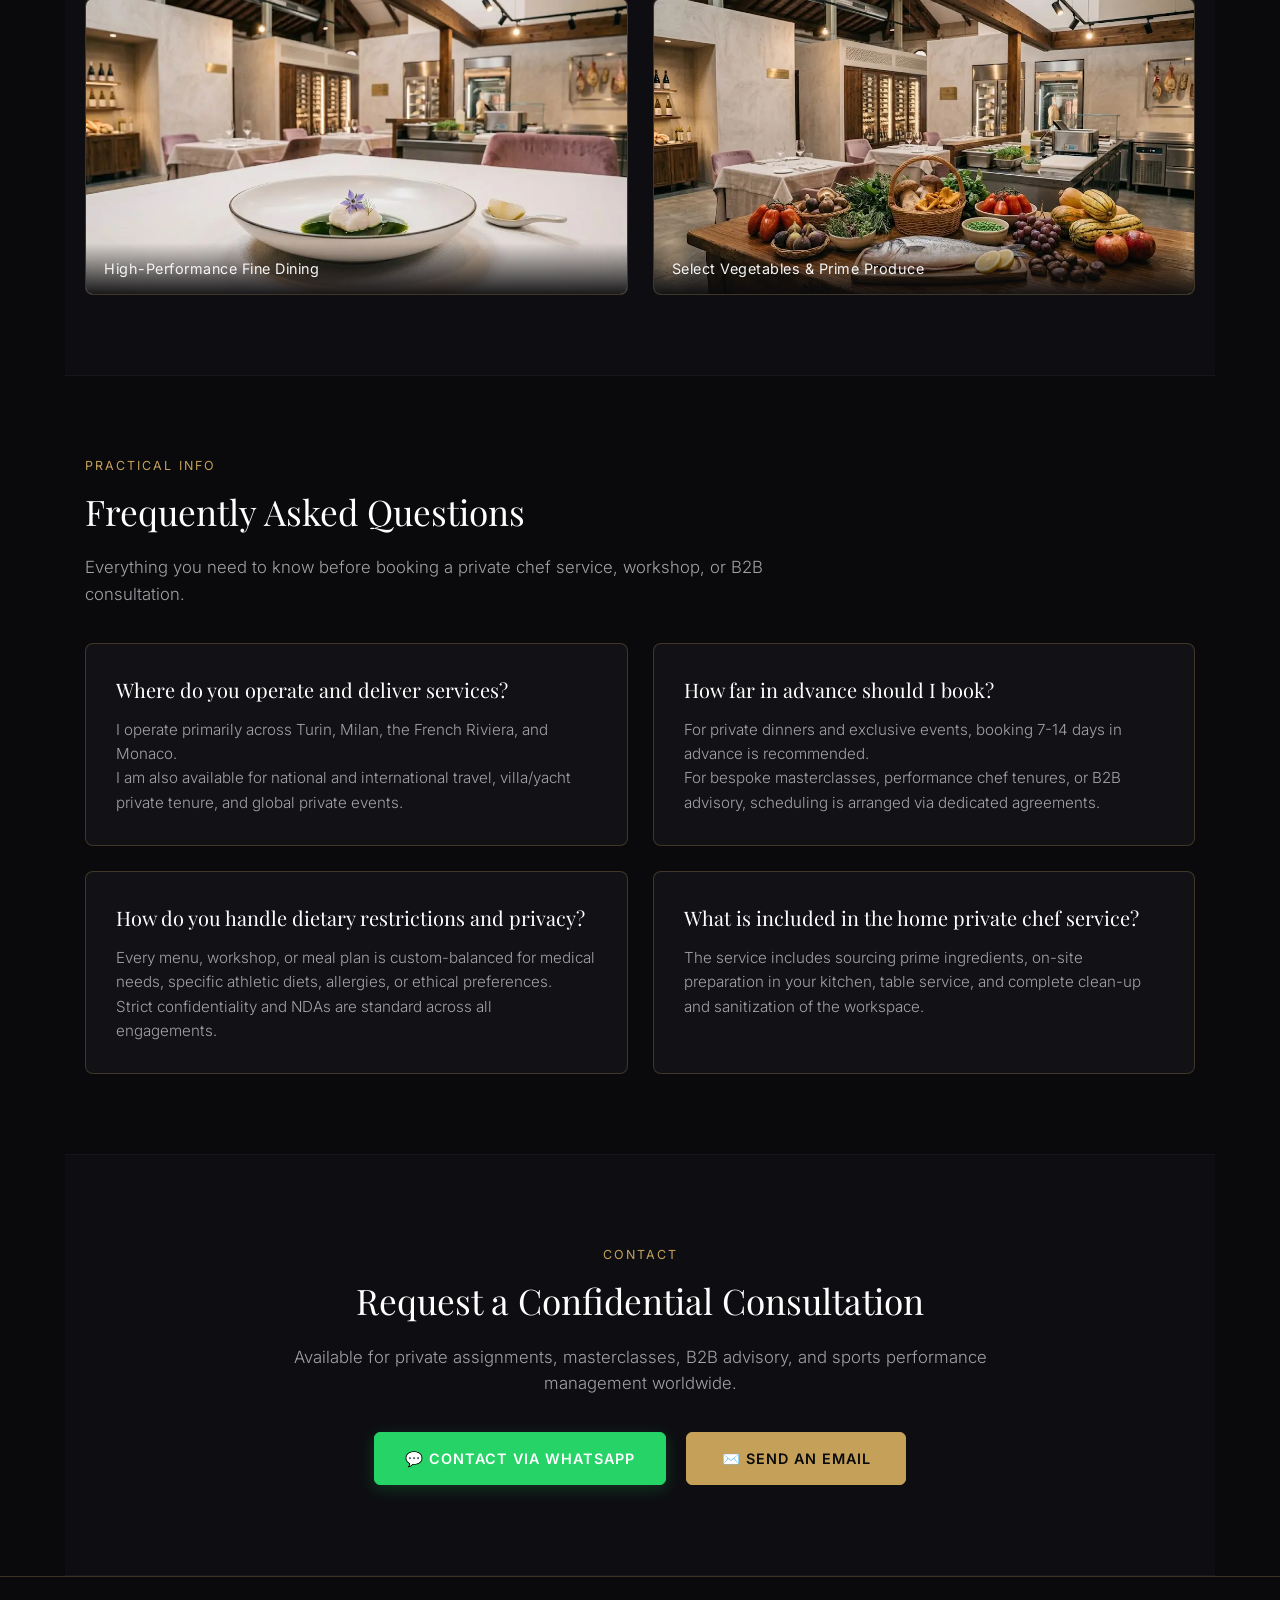
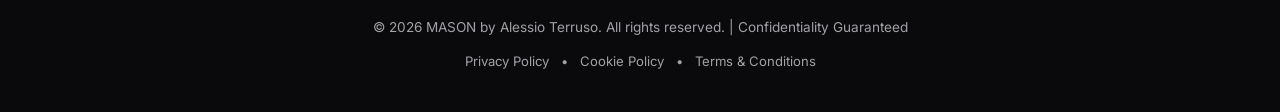
<file: en.html>
<!DOCTYPE html>
<html lang="en">
<head>
  <meta charset="UTF-8">
  <meta name="viewport" content="width=device-width, initial-scale=1.0">
  
  <!-- SEO & Official Title -->
  <title>MAT — Private Culinary, Performance Nutrition, Workshops & Advisory | Alessio Terruso</title>
  <meta name="description" content="Bespoke private chef services, precision performance nutrition for athletes, private cooking workshops, and B2B restaurant advisory by Alessio Terruso.">
  <meta name="keywords" content="Private Chef Turin, Private Chef Italy, Mason Catering, Alessio Terruso, Performance Nutrition, Culinary Workshops, Masterclass, Wine Pairing, Menu Engineering, B2B Restaurant Advisory, Luxury Private Chef">
  <meta name="robots" content="index, follow">
  <link rel="canonical" href="https://masonterruso.com/en.html">

  <!-- Open Graph / WhatsApp / Social Preview -->
  <meta property="og:type" content="website">
  <meta property="og:url" content="https://masonterruso.com/en.html">
  <meta property="og:title" content="MAT — Mason by Alessio Terruso | Private Chef, Workshops & Advisory">
  <meta property="og:description" content="Bespoke culinary services for elite private dining, performance nutrition for athletes, private masterclasses, and restaurant consulting.">
  <meta property="og:image" content="https://masonterruso.com/alessio-terruso.webp">

  <!-- Twitter Meta Tags -->
  <meta name="twitter:card" content="summary_large_image">
  <meta name="twitter:title" content="MAT — Mason by Alessio Terruso | Private Chef, Workshops & Advisory">
  <meta name="twitter:description" content="Bespoke culinary services for elite private dining, performance nutrition for athletes, private masterclasses, and restaurant consulting.">
  <meta name="twitter:url" content="https://masonterruso.com/en.html">
  <meta name="twitter:image" content="https://masonterruso.com/alessio-terruso.webp">

  <!-- Favicon and Stylesheet -->
  <link rel="icon" type="image/png" href="favicon.png">
  <link rel="stylesheet" href="style.css?v=3.2">
</head>
<body>

  <!-- NAVIGATION -->
  <header>
    <nav>
      <a href="en.html" class="logo">MAT <span class="logo-sub">— Mason by Alessio Terruso</span></a>
      <ul class="nav-links">
        <li><a href="#about">About</a></li>
        <li><a href="#services">Services</a></li>
        <li><a href="#performance">Performance Nutrition</a></li>
        <li><a href="#corsi">Workshops</a></li>
        <li><a href="#consulenze">B2B Advisory</a></li>
        <li><a href="#cene-private">Private Dining</a></li>
        <li><a href="#gallery">Portfolio</a></li>
        <li><a href="#faq">FAQ</a></li>
        <li><a href="#contact">Contact</a></li>
        <li><a href="index.html" class="lang-switch">IT</a></li>
      </ul>
    </nav>
  </header>

  <!-- HERO SECTION -->
  <section class="hero">
    <div class="hero-container">
      <span class="subtitle">PRIVATE CHEF, WORKSHOPS & B2B ADVISORY</span>
      <h1>Bespoke Culinary & High-Performance Services</h1>
      <p>Custom culinary management and high-performance nutrition tailored for professional athletes, VIPs, private masterclasses, and hospitality consulting.</p>
      <div class="hero-actions">
        <a href="#contact" class="btn btn-primary">Request Consultation</a>
        <a href="#services" class="btn btn-secondary">Explore Services</a>
      </div>
    </div>
  </section>

  <!-- ABOUT SECTION -->
  <section id="about" class="section">
    <div class="container">
      <div class="about-grid">
        <!-- High-Quality Image Column -->
        <div class="about-image-wrapper">
          <img src="alessio-terruso.webp" alt="Alessio Terruso — Executive & Performance Private Chef" class="about-img" loading="lazy">
          <div class="about-img-badge">Alessio Terruso | MASON</div>
        </div>

        <!-- Descriptive Text Column -->
        <div class="about-content">
          <span class="section-tag">About Me & Philosophy</span>
          <h2>Mastery, Discretion & High Performance</h2>
          <p><strong>MASON by Alessio Terruso</strong> represents the fusion of Fine Italian Dining, cutting-edge Performance Nutrition for international athletes, bespoke workshops, and operational advisory for high-end hospitality.</p>
          <p>Every service is a tailored private experience, engineered to blend sensory fine dining with elite operational and nutritional standards.</p>
          <p>All services are delivered under strict confidentiality and non-disclosure agreements (NDA) to protect client privacy.</p>
          <div class="about-highlights">
            <div class="highlight-item">
              <strong>Bespoke Private Culinary</strong>
              <span>Tailored gastronomic experiences in exclusive private residences.</span>
            </div>
            <div class="highlight-item">
              <strong>Performance Nutrition</strong>
              <span>Advanced nutritional protocols engineered for elite athletes and VIPs.</span>
            </div>
            <div class="highlight-item">
              <strong>Private Workshops & Advisory</strong>
              <span>One-to-one culinary masterclasses, menu engineering, and B2B training.</span>
            </div>
          </div>
        </div>
      </div>
    </div>
  </section>

  <!-- SERVICES SECTION -->
  <section id="services" class="section bg-card">
    <div class="container">
      <span class="section-tag">BESPOKE EXPERIENCES</span>
      <h2>Tailored Culinary Services</h2>
      <p class="section-intro">Flexible, high-end gastronomic solutions designed to meet the demands of discerning clients, whether at home or traveling globally.</p>
      
      <div class="grid-2 margin-top">
        <div class="card">
          <h3>Private & Intimate Dinners</h3>
          <p>Bring the fine dining restaurant experience into the comfort of your private residence. Custom tasting menus crafted for special occasions or intimate evenings.</p>
          <p>From ingredient selection to table setting, service, and final kitchen clean-up, every detail is seamlessly managed.</p>
        </div>
        <div class="card">
          <h3>Private Events & Group Dining</h3>
          <p>Refined culinary formats designed for private gatherings, family celebrations, and corporate dining.</p>
          <p>Dynamic menus, elegant buffets, or multi-course plated dinners ensuring smooth organization, seasonal excellence, and dietary flexibility.</p>
        </div>
        <div class="card">
          <h3>Tasting Menus & Wine Pairing</h3>
          <p>A multi-course sensory journey focused on prime ingredients and authentic flavors.</p>
          <p>Each dish is harmoniously paired with fine wines, artisanal producers, or rare vintages for an immersive tasting experience.</p>
        </div>
        <div class="card">
          <h3>Lifestyle & Executive Chef Services</h3>
          <p>Complete, ongoing culinary management for high-profile residences, summer villa rentals, and elite clients.</p>
          <p>Includes daily provisioning from trusted suppliers, custom meal prep according to nutritional targets, and full mobility for travel and holidays.</p>
        </div>
      </div>
    </div>
  </section>

  <!-- ATHLETES / PERFORMANCE SECTION -->
  <section id="performance" class="section">
    <div class="container">
      <span class="section-tag">PROFESSIONAL ATHLETES</span>
      <h2>High-Performance Culinary Management</h2>
      <p class="section-intro">Advanced culinary and nutritional support engineered for elite athletes to optimize recovery, match-day energy, and overall athletic output.</p>

      <div class="grid-3 margin-top">
        <div class="card">
          <h4>Performance Nutrition</h4>
          <p>Scientifically calibrated meal plans based on training loads, seasonal phases (pre-season, match-day, recovery), and biometric data.</p>
          <p>High nutrient-density ingredients prepared to preserve bio-availability and digestion.</p>
        </div>
        <div class="card">
          <h4>Micronutrient & Supplement Synergy</h4>
          <p>Seamless integration between whole foods and prescribed nutritional protocols from sports doctors or dietitians.</p>
          <p>Maximizing natural absorption of vitamins, minerals, and antioxidants through balanced, varied menus.</p>
        </div>
        <div class="card">
          <h4>Training Camps & Away Support</h4>
          <p>End-to-end culinary support during away games, training camps, international tournaments, and travel.</p>
          <p>I ensure dietary continuity wherever you are, removing logistical stress and maintaining top standards.</p>
        </div>
      </div>
    </div>
  </section>

  <!-- CORSI DI CUCINA SECTION -->
  <section id="corsi" class="section bg-card">
    <div class="container">
      <span class="section-tag">PRIVATE WORKSHOPS & MASTERCLASSES</span>
      <h2>Private Culinary Masterclasses</h2>
      <p class="section-intro">Bespoke cooking lessons available as One-to-One coaching or small private groups (2 to 8 guests), hosted directly in your residence or exclusive venues across Turin, Milan, and the French Riviera.</p>

      <!-- Included Formats Box -->
      <div class="service-included-box" style="margin-bottom: 40px;">
        <h4>Formats & Teaching Styles</h4>
        <p>One-to-One Private Sessions • Small Group Masterclasses • Corporate Team Building & Gift Experiences • Fully Customizable Curriculum & Recipes</p>
      </div>

      <div class="grid-2 margin-top">
        <div class="card">
          <h3>Italian Heritage & Handmade Fresh Pasta</h3>
          <p>A hands-on journey into traditional handmade pasta techniques: from Piedmontese tajarin to stuffed ravioli del plin and signature doughs.</p>
          <p>Mastering dough hydration, flour selection, and secret techniques for perfectly balanced sauces.</p>
        </div>
        <div class="card">
          <h3>Advanced Cooking Techniques & Fine Dining</h3>
          <p>A contemporary masterclass focused on Michelin-standard techniques: precision sous-vide cooking (CBT), perfect searing, and flavor extractions.</p>
          <p>Deep dive into modern plating design and visual culinary architecture.</p>
        </div>
        <div class="card">
          <h3>Wine Pairing & Sommelier Culture</h3>
          <p>A sensory workshop on food and wine pairing: organoleptic analysis, flavor harmonies, contrasts, and exploration of Italian and global terroir.</p>
          <p>Curating, storing, and serving fine wines for high-end dining experiences.</p>
        </div>
        <div class="card">
          <h3>Gourmet Menu Design & Architecture</h3>
          <p>A practical workshop on designing complete multi-course tasting menus: balancing flavors, progression, aesthetics, and seasonality.</p>
          <p>From initial culinary concept to recipe standardization and seamless service timing.</p>
        </div>
      </div>

      <div class="margin-top text-center">
        <a href="https://wa.me/393519503238?text=Hello%20Alessio,%20I%20would%20like%20information%20regarding%20your%20private%20culinary%20workshops." class="btn btn-primary" target="_blank">
          Request Info or Gift a Workshop
        </a>
      </div>
    </div>
  </section>

  <!-- CONSULENZE RISTORATIVE B2B SECTION -->
  <section id="consulenze" class="section">
    <div class="container">
      <span class="section-tag">B2B ADVISORY & SOLUTIONS</span>
      <h2>Restaurant Advisory & Menu Engineering</h2>
      <p class="section-intro">Culinary concept development, margin optimization, and staff training for fine dining restaurants, boutique hotels, and luxury resorts across Italy and Monaco.</p>

      <div class="grid-2 margin-top">
        <div class="card">
          <h3>Start-Up & Concept Creation</h3>
          <p>Defining culinary identity and gastronomic concepts for new venue openings or rebranding projects.</p>
          <p>Kitchen workflow design, technology selection, and complete guidance on operational hygiene and compliance standards.</p>
        </div>
        <div class="card">
          <h3>Menu Engineering & Food Cost Control</h3>
          <p>Engineering seasonal menus engineered for maximum profitability and operational margin.</p>
          <p>Analytical food cost calculations, waste reduction, standardized recipe cards, and direct negotiation with premium suppliers.</p>
        </div>
        <div class="card">
          <h3>Kitchen Brigade Training & SOPs</h3>
          <p>Hands-on operational training for kitchen staff: advanced cooking methods, high-speed preparation, and precision plating.</p>
          <p>Standard Operating Procedures (SOPs) creation to ensure consistency and quality even in the Chef's absence.</p>
        </div>
        <div class="card">
          <h3>Restyling & Hospitality Advisory</h3>
          <p>Tailored gastronomic advisory for Boutique Hotels, Fine Dining establishments, Golf Clubs, and luxury residences.</p>
          <p>Redesigning gourmet breakfasts, private banqueting offerings, or high-margin tasting menus.</p>
        </div>
      </div>

      <div class="margin-top text-center">
        <a href="https://wa.me/393519503238?text=Hello%20Alessio,%20I%20would%20like%20information%20regarding%20B2B%20restaurant%20advisory." class="btn btn-primary" target="_blank">
          Request B2B Advisory
        </a>
      </div>
    </div>
  </section>

  <!-- TESTIMONIALS & NDA SECTION -->
  <section id="testimonials" class="section bg-card">
    <div class="container">
      <span class="section-tag">TESTIMONIALS</span>
      <h2>References & Discretion</h2>
      <p class="section-intro">The trust of elite athletes and private clients is built on consistent culinary standards and total privacy respect.</p>
      
      <div class="grid-2 margin-top">
        <div class="card">
          <p class="quote">"Professionalism and meticulous care for nutritional details. Managing my daily meals and match-day nutrition made a noticeable difference in my performance."</p>
          <div class="quote-author">
            <strong>Professional Footballer</strong><br>
            <span style="color: #a0a0a0; font-size: 0.85em;">International Elite Athlete</span>
          </div>
        </div>
        <div class="card">
          <p class="quote">"An extraordinary culinary experience delivered right to our villa. Impeccable management, total discretion, and Michelin-standard dish presentation."</p>
          <div class="quote-author">
            <strong>Family Office / Private Client</strong><br>
            <span style="color: #a0a0a0; font-size: 0.85em;">Private Residence, Monaco</span>
          </div>
        </div>
      </div>
    </div>
  </section>

  <!-- PRIVATE DINING SECTION -->
  <section id="cene-private" class="section">
    <div class="container text-center">
      <span class="section-tag">TASTING MENUS</span>
      <h2>Private Dining Experiences</h2>
      <p class="section-intro">These tasting menus are sample concepts: every offering can be completely customized and tailored to your specific taste and dietary preferences.</p>

      <!-- Included Services Box -->
      <div class="service-included-box">
        <h4>Service Includes</h4>
        <p>Selection & provisioning of premium ingredients • Table service • Complete kitchen clean-up & sanitization • Dish storytelling • Dedicated wine sommelier</p>
      </div>

      <!-- Menu Grid -->
      <div class="menu-grid margin-top">
        <div class="card menu-card">
          <h3>Seasonal Menu</h3>
          <ul class="menu-list">
            <li><strong>Starter:</strong> Fassona beef tartare with Parmesan crisp.</li>
            <li><strong>First Course:</strong> Handmade Tajarin with fresh truffle.</li>
            <li><strong>Dessert:</strong> Traditional Italian Tiramisù.</li>
          </ul>
        </div>

        <div class="card menu-card">
          <h3>Chef's Signature Menu</h3>
          <ul class="menu-list">
            <li><strong>Starter:</strong> Velvety pumpkin soup.</li>
            <li><strong>First Course:</strong> Spaghettone with mint, peas, white ragù & porcini mushrooms.</li>
            <li><strong>Dessert:</strong> Wild berry Panna Cotta.</li>
          </ul>
        </div>

        <div class="card menu-card menu-card-custom">
          <h3>Bespoke Menu</h3>
          <p>Looking for a unique culinary journey or have specific dietary requirements?</p>
          <p class="gold-text">Contact me to design your ideal custom menu.</p>
        </div>
      </div>

      <div class="margin-top">
        <a href="https://wa.me/393519503238?text=Hello%20Alessio,%20I%20would%20like%20information%20about%20booking%20a%20private%20dinner." class="btn btn-primary" target="_blank">
          Book or Customize Your Dinner
        </a>
      </div>
    </div>
  </section>

  <!-- GALLERY SECTION -->
  <section id="gallery" class="section bg-card">
    <div class="container">
      <span class="section-tag">PORTFOLIO</span>
      <h2>Culinary Aesthetics & Ingredients</h2>
      <p class="section-intro">A visual preview of my culinary philosophy: fresh ingredients, harmonious plating, and uncompromising attention to detail.</p>
      
      <div class="gallery-grid margin-top">
        <div class="gallery-item">
          <img src="foto%20piatto%20sitoweb.webp" alt="Gourmet Tasting Dish — High-Performance Fine Dining" loading="lazy">
          <div class="gallery-caption">High-Performance Fine Dining</div>
        </div>
        <div class="gallery-item">
          <img src="materie%20prime%20sitoweb.webp" alt="Fresh Select Prime Produce" loading="lazy">
          <div class="gallery-caption">Select Vegetables & Prime Produce</div>
        </div>
      </div>
    </div>
  </section>

  <!-- FAQ SECTION -->
  <section id="faq" class="section">
    <div class="container">
      <span class="section-tag">PRACTICAL INFO</span>
      <h2>Frequently Asked Questions</h2>
      <p class="section-intro">Everything you need to know before booking a private chef service, workshop, or B2B consultation.</p>
      
      <div class="grid-2 margin-top">
        <div class="card">
          <h3>Where do you operate and deliver services?</h3>
          <p>I operate primarily across Turin, Milan, the French Riviera, and Monaco.</p>
          <p>I am also available for national and international travel, villa/yacht private tenure, and global private events.</p>
        </div>
        
        <div class="card">
          <h3>How far in advance should I book?</h3>
          <p>For private dinners and exclusive events, booking 7-14 days in advance is recommended.</p>
          <p>For bespoke masterclasses, performance chef tenures, or B2B advisory, scheduling is arranged via dedicated agreements.</p>
        </div>

        <div class="card">
          <h3>How do you handle dietary restrictions and privacy?</h3>
          <p>Every menu, workshop, or meal plan is custom-balanced for medical needs, specific athletic diets, allergies, or ethical preferences.</p>
          <p>Strict confidentiality and NDAs are standard across all engagements.</p>
        </div>

        <div class="card">
          <h3>What is included in the home private chef service?</h3>
          <p>The service includes sourcing prime ingredients, on-site preparation in your kitchen, table service, and complete clean-up and sanitization of the workspace.</p>
        </div>
      </div>
    </div>
  </section>
  
  <!-- CONTACT SECTION -->
  <section id="contact" class="section text-center bg-card">
    <div class="container">
      <span class="section-tag">CONTACT</span>
      <h2>Request a Confidential Consultation</h2>
      <p class="section-intro">Available for private assignments, masterclasses, B2B advisory, and sports performance management worldwide.</p>
      
      <div class="contact-actions margin-top">
        <a href="https://wa.me/393519503238?text=Hello%20Alessio,%20I%20would%20like%20information%20regarding%20your%20services." target="_blank" class="btn btn-whatsapp">
          💬 Contact via WhatsApp
        </a>
        <a href="mailto:masonterruso@gmail.com" class="btn btn-primary">
          ✉️ Send an Email
        </a>
      </div>
    </div>
  </section>

  <!-- FOOTER -->
  <footer>
    <div class="container text-center">
      <p>&copy; 2026 MASON by Alessio Terruso. All rights reserved. | Confidentiality Guaranteed</p>
      <div class="footer-links">
        <a href="privacy.html">Privacy Policy</a> • 
        <a href="cookie.html">Cookie Policy</a> • 
        <a href="terms.html">Terms & Conditions</a>
      </div>
    </div>
  </footer>

</body>
</html>
</file>
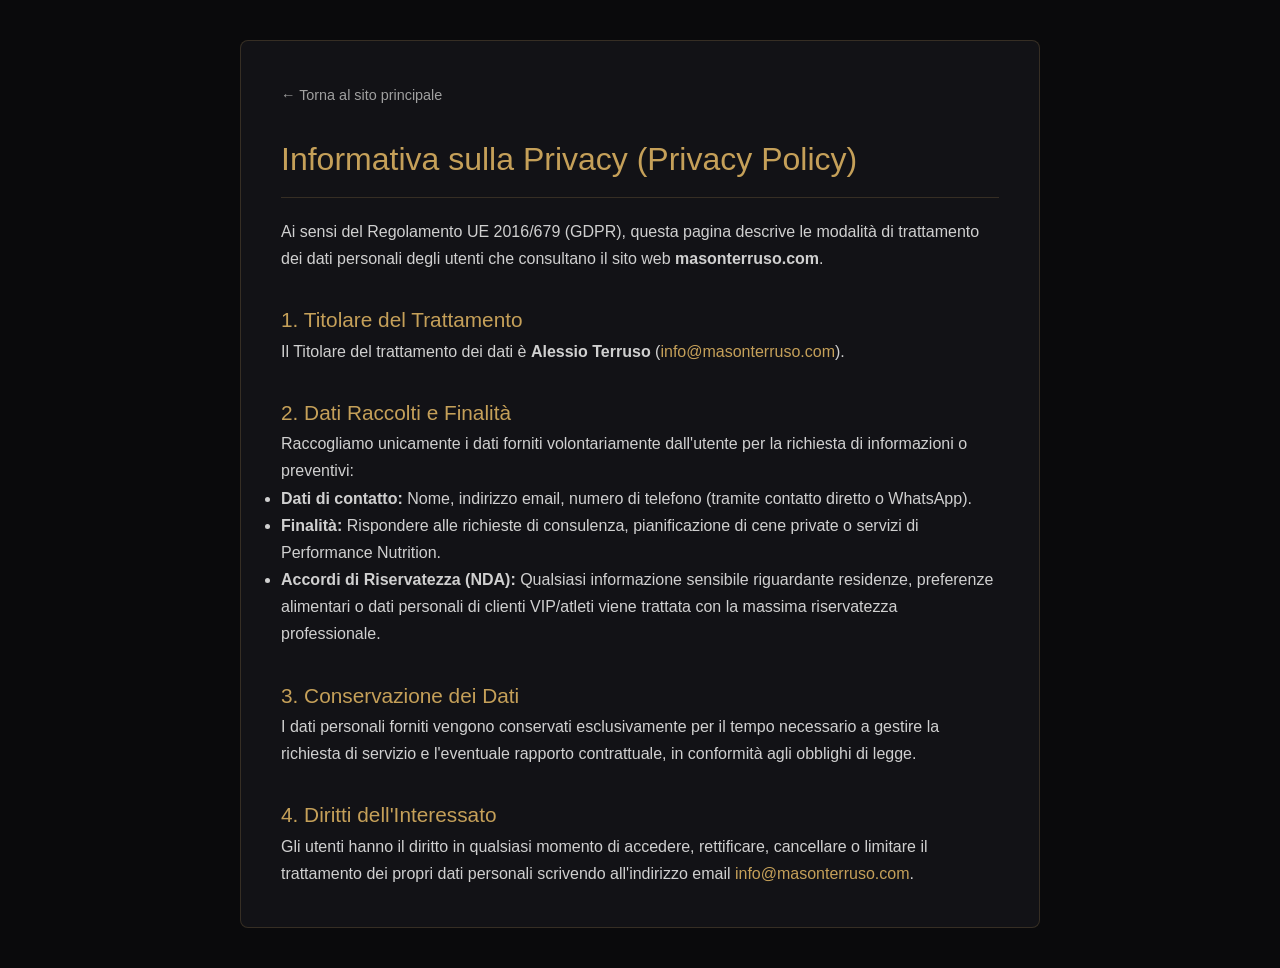
<file: privacy.html>
<!DOCTYPE html>
<html lang="it">
<head>
  <meta charset="UTF-8">
  <meta name="viewport" content="width=device-width, initial-scale=1.0">
  <title>Privacy Policy — MASON by Alessio Terruso</title>
  <link rel="icon" type="image/png" href="favicon.png">
  <link rel="stylesheet" href="style.css?v=3.0">
  <style>
    body { background-color: #0a0a0c; color: #d0d0d0; font-family: 'Helvetica Neue', Helvetica, Arial, sans-serif; line-height: 1.7; padding: 40px 20px; }
    .policy-container { max-width: 800px; margin: 0 auto; background: #121216; padding: 40px; border-radius: 8px; border: 1px solid rgba(197, 160, 89, 0.2); }
    h1, h2 { color: #c5a059; font-weight: 300; }
    h1 { font-size: 2em; margin-bottom: 20px; border-bottom: 1px solid rgba(197, 160, 89, 0.2); padding-bottom: 10px; }
    h2 { font-size: 1.3em; margin-top: 30px; }
    a { color: #c5a059; text-decoration: none; }
    .back-btn { display: inline-block; margin-bottom: 25px; color: #a0a0a0; font-size: 0.9em; }
  </style>
</head>
<body>

  <div class="policy-container">
    <a href="index.html" class="back-btn">← Torna al sito principale</a>
    
    <h1>Informativa sulla Privacy (Privacy Policy)</h1>
    <p>Ai sensi del Regolamento UE 2016/679 (GDPR), questa pagina descrive le modalità di trattamento dei dati personali degli utenti che consultano il sito web <strong>masonterruso.com</strong>.</p>

    <h2>1. Titolare del Trattamento</h2>
    <p>Il Titolare del trattamento dei dati è <strong>Alessio Terruso</strong> (<a href="mailto:info@masonterruso.com">info@masonterruso.com</a>).</p>

    <h2>2. Dati Raccolti e Finalità</h2>
    <p>Raccogliamo unicamente i dati forniti volontariamente dall'utente per la richiesta di informazioni o preventivi:</p>
    <ul>
      <li><strong>Dati di contatto:</strong> Nome, indirizzo email, numero di telefono (tramite contatto diretto o WhatsApp).</li>
      <li><strong>Finalità:</strong> Rispondere alle richieste di consulenza, pianificazione di cene private o servizi di Performance Nutrition.</li>
      <li><strong>Accordi di Riservatezza (NDA):</strong> Qualsiasi informazione sensibile riguardante residenze, preferenze alimentari o dati personali di clienti VIP/atleti viene trattata con la massima riservatezza professionale.</li>
    </ul>

    <h2>3. Conservazione dei Dati</h2>
    <p>I dati personali forniti vengono conservati esclusivamente per il tempo necessario a gestire la richiesta di servizio e l'eventuale rapporto contrattuale, in conformità agli obblighi di legge.</p>

    <h2>4. Diritti dell'Interessato</h2>
    <p>Gli utenti hanno il diritto in qualsiasi momento di accedere, rettificare, cancellare o limitare il trattamento dei propri dati personali scrivendo all'indirizzo email <a href="mailto:info@masonterruso.com">info@masonterruso.com</a>.</p>
  </div>

</body>
</html>
</file>
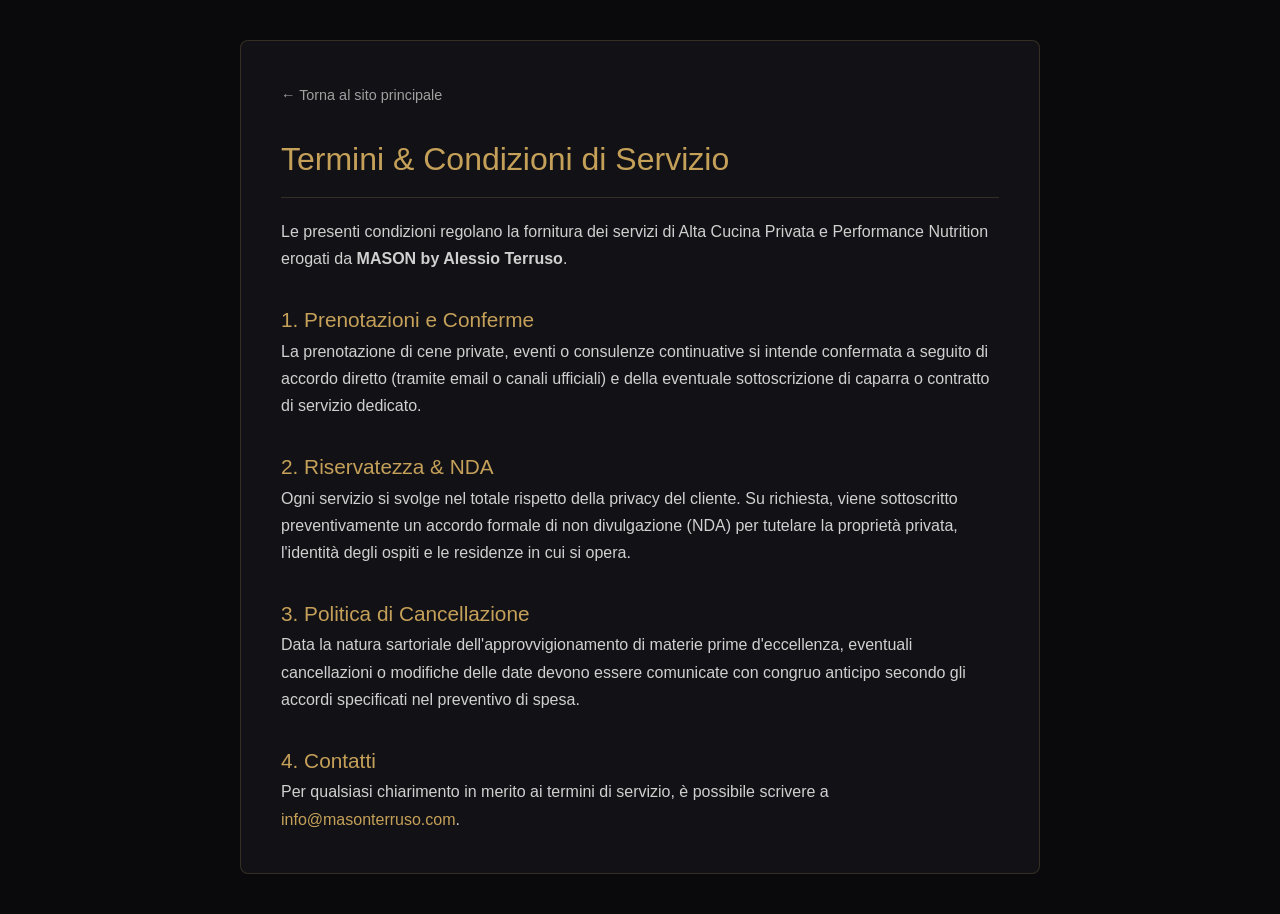
<file: terms.html>
<!DOCTYPE html>
<html lang="it">
<head>
  <meta charset="UTF-8">
  <meta name="viewport" content="width=device-width, initial-scale=1.0">
  <title>Termini & Condizioni — MASON by Alessio Terruso</title>
  <link rel="icon" type="image/png" href="favicon.png">
  <link rel="stylesheet" href="style.css?v=3.0">
  <style>
    body { background-color: #0a0a0c; color: #d0d0d0; font-family: 'Helvetica Neue', Helvetica, Arial, sans-serif; line-height: 1.7; padding: 40px 20px; }
    .policy-container { max-width: 800px; margin: 0 auto; background: #121216; padding: 40px; border-radius: 8px; border: 1px solid rgba(197, 160, 89, 0.2); }
    h1, h2 { color: #c5a059; font-weight: 300; }
    h1 { font-size: 2em; margin-bottom: 20px; border-bottom: 1px solid rgba(197, 160, 89, 0.2); padding-bottom: 10px; }
    h2 { font-size: 1.3em; margin-top: 30px; }
    a { color: #c5a059; text-decoration: none; }
    .back-btn { display: inline-block; margin-bottom: 25px; color: #a0a0a0; font-size: 0.9em; }
  </style>
</head>
<body>

  <div class="policy-container">
    <a href="index.html" class="back-btn">← Torna al sito principale</a>
    
    <h1>Termini & Condizioni di Servizio</h1>
    <p>Le presenti condizioni regolano la fornitura dei servizi di Alta Cucina Privata e Performance Nutrition erogati da <strong>MASON by Alessio Terruso</strong>.</p>

    <h2>1. Prenotazioni e Conferme</h2>
    <p>La prenotazione di cene private, eventi o consulenze continuative si intende confermata a seguito di accordo diretto (tramite email o canali ufficiali) e della eventuale sottoscrizione di caparra o contratto di servizio dedicato.</p>

    <h2>2. Riservatezza & NDA</h2>
    <p>Ogni servizio si svolge nel totale rispetto della privacy del cliente. Su richiesta, viene sottoscritto preventivamente un accordo formale di non divulgazione (NDA) per tutelare la proprietà privata, l'identità degli ospiti e le residenze in cui si opera.</p>

    <h2>3. Politica di Cancellazione</h2>
    <p>Data la natura sartoriale dell'approvvigionamento di materie prime d'eccellenza, eventuali cancellazioni o modifiche delle date devono essere comunicate con congruo anticipo secondo gli accordi specificati nel preventivo di spesa.</p>

    <h2>4. Contatti</h2>
    <p>Per qualsiasi chiarimento in merito ai termini di servizio, è possibile scrivere a <a href="mailto:info@masonterruso.com">info@masonterruso.com</a>.</p>
  </div>

</body>
</html>
</file>
<file: style.css>
/* ==========================================================================
   MASON BY ALESSIO TERRUSO — STILE ELEGANTE & RESPONSIVO (STABILE)
   ========================================================================== */

@import url('https://fonts.googleapis.com/css2?family=Inter:wght@300;400;500;600&family=Playfair+Display:wght@400;500;600&display=swap');

:root {
  --bg-dark: #0a0a0c;
  --bg-card: #121216;
  --text-main: #f5f5f7;
  --text-muted: #a1a1a6;
  --accent-gold: #c5a059;
  --border-gold: rgba(197, 160, 89, 0.25);
  --border-gold-strong: rgba(197, 160, 89, 0.6);
  --font-serif: 'Playfair Display', Georgia, serif;
  --font-sans: 'Inter', -apple-system, BlinkMacSystemFont, sans-serif;
}

* {
  margin: 0;
  padding: 0;
  box-sizing: border-box;
}

html {
  scroll-behavior: smooth;
}

body {
  background-color: var(--bg-dark);
  color: var(--text-main);
  font-family: var(--font-sans);
  line-height: 1.6;
  -webkit-font-smoothing: antialiased;
}

/* --- HEADER & NAVIGAZIONE --- */
header {
  position: sticky;
  top: 0;
  background: rgba(10, 10, 12, 0.95);
  backdrop-filter: blur(10px);
  border-bottom: 1px solid var(--border-gold);
  z-index: 1000;
  padding: 16px 0;
}

nav {
  max-width: 1200px;
  margin: 0 auto;
  padding: 0 20px;
  display: flex;
  justify-content: space-between;
  align-items: center;
  flex-wrap: wrap;
  gap: 15px;
}

.logo {
  color: var(--text-main);
  text-decoration: none;
  font-family: var(--font-serif);
  font-size: 1.1em;
  letter-spacing: 1.5px;
  white-space: nowrap;
}

.logo-sub {
  color: var(--accent-gold);
  font-family: var(--font-sans);
  font-size: 0.8em;
  font-weight: 300;
  margin-left: 5px;
}

.nav-links {
  list-style: none;
  display: flex;
  gap: 20px;
  align-items: center;
  flex-wrap: wrap;
}

.nav-links a {
  color: var(--text-muted);
  text-decoration: none;
  font-size: 0.82em;
  letter-spacing: 1px;
  text-transform: uppercase;
  transition: color 0.3s ease;
  white-space: nowrap;
}

.nav-links a:hover {
  color: var(--accent-gold);
}

.lang-switch {
  border: 1px solid var(--border-gold);
  padding: 4px 12px;
  border-radius: 4px;
  color: var(--accent-gold) !important;
}

/* --- HERO SECTION --- */
.hero {
  padding: 90px 20px 70px;
  text-align: center;
  background: radial-gradient(circle at top, rgba(197, 160, 89, 0.08) 0%, transparent 70%);
}

.hero-container {
  max-width: 850px;
  margin: 0 auto;
}

.subtitle {
  color: var(--accent-gold);
  font-size: 0.8em;
  letter-spacing: 3px;
  text-transform: uppercase;
  display: block;
  margin-bottom: 12px;
}

.hero h1 {
  font-family: var(--font-serif);
  font-size: 2.8em;
  font-weight: 400;
  line-height: 1.25;
  margin-bottom: 18px;
  color: #ffffff;
}

.hero p {
  color: var(--text-muted);
  font-size: 1.1em;
  margin-bottom: 30px;
  font-weight: 300;
}

.hero-actions {
  display: flex;
  gap: 15px;
  justify-content: center;
  flex-wrap: wrap;
}

/* --- PULSANTI --- */
.btn {
  display: inline-block;
  padding: 12px 28px;
  border-radius: 4px;
  font-size: 0.85em;
  letter-spacing: 1px;
  text-transform: uppercase;
  text-decoration: none;
  font-weight: 600;
  transition: all 0.3s ease;
}

.btn-primary {
  background-color: var(--accent-gold);
  color: #0a0a0c;
}

.btn-primary:hover {
  opacity: 0.9;
}

.btn-secondary {
  border: 1px solid var(--border-gold);
  color: var(--text-main);
  background: transparent;
}

.btn-secondary:hover {
  border-color: var(--accent-gold);
  color: var(--accent-gold);
}

.btn-whatsapp {
  background-color: #25d366;
  color: #ffffff !important;
}

/* --- SEZIONI GENERALI --- */
.section {
  padding: 80px 20px;
  max-width: 1150px;
  margin: 0 auto;
}

.container {
  width: 100%;
}

.bg-card {
  background-color: #0e0e12;
  border-top: 1px solid rgba(255, 255, 255, 0.04);
  border-bottom: 1px solid rgba(255, 255, 255, 0.04);
}

.section-tag {
  color: var(--accent-gold);
  font-size: 0.78em;
  letter-spacing: 2px;
  text-transform: uppercase;
  display: block;
  margin-bottom: 8px;
}

.section h2 {
  font-family: var(--font-serif);
  font-size: 2.2em;
  font-weight: 400;
  margin-bottom: 14px;
  color: #ffffff;
}

.section-intro {
  color: var(--text-muted);
  font-size: 1.05em;
  max-width: 720px;
  margin-bottom: 35px;
  font-weight: 300;
}

.text-center {
  text-align: center;
}

.text-center .section-intro {
  margin-left: auto;
  margin-right: auto;
}

/* --- ABOUT SECTION (FOTO PROPORZIONATA SENZA TAGLI) --- */
.about-grid {
  display: grid;
  grid-template-columns: 1fr 1.2fr;
  gap: 40px;
  align-items: center;
}

.about-image-wrapper {
  position: relative;
  border-radius: 8px;
  overflow: hidden;
  border: 1px solid var(--border-gold);
  box-shadow: 0 10px 30px rgba(0,0,0,0.5);
  background-color: #141418;
}

.about-img {
  width: 100%;
  height: auto;
  max-height: 500px;
  object-fit: cover;
  object-position: top center;
  display: block;
}

.about-img-badge {
  position: absolute;
  bottom: 12px;
  left: 12px;
  background: rgba(10, 10, 12, 0.85);
  backdrop-filter: blur(6px);
  border: 1px solid var(--border-gold);
  color: var(--accent-gold);
  font-size: 0.75em;
  padding: 6px 14px;
  border-radius: 4px;
  letter-spacing: 1px;
}

.about-content h2 {
  font-size: 2em;
  line-height: 1.3;
  margin-bottom: 18px;
}

.about-content p {
  color: var(--text-muted);
  font-size: 1em;
  margin-bottom: 16px;
  font-weight: 300;
}

.about-highlights {
  display: grid;
  grid-template-columns: 1fr 1fr;
  gap: 20px;
  margin-top: 25px;
  padding-top: 20px;
  border-top: 1px solid var(--border-gold);
}

.highlight-item strong {
  display: block;
  color: var(--accent-gold);
  font-size: 0.9em;
  margin-bottom: 4px;
}

.highlight-item span {
  font-size: 0.85em;
  color: var(--text-muted);
}

/* --- SCHEDE & GRIGLIE --- */
.grid-2 {
  display: grid;
  grid-template-columns: repeat(2, 1fr);
  gap: 25px;
}

.grid-3 {
  display: grid;
  grid-template-columns: repeat(3, 1fr);
  gap: 25px;
}

.margin-top {
  margin-top: 30px;
}

.card {
  background: var(--bg-card);
  border: 1px solid var(--border-gold);
  padding: 30px;
  border-radius: 8px;
  transition: transform 0.3s ease, border-color 0.3s ease;
}

.card:hover {
  border-color: var(--border-gold-strong);
  transform: translateY(-2px);
}

.card h3, .card h4 {
  font-family: var(--font-serif);
  color: #ffffff;
  font-size: 1.25em;
  font-weight: 400;
  margin-bottom: 12px;
}

.card p {
  color: var(--text-muted);
  font-size: 0.95em;
  line-height: 1.6;
  font-weight: 300;
}

/* --- TESTIMONIALS --- */
.quote {
  font-family: var(--font-serif);
  font-style: italic;
  color: var(--text-main) !important;
  margin-bottom: 15px;
}

.quote-author strong {
  color: var(--accent-gold);
}

/* --- PORTFOLIO GALLERY (PROPORZIONI PERFETTE) --- */
.gallery-grid {
  display: grid;
  grid-template-columns: 1fr 1fr;
  gap: 25px;
}

.gallery-item {
  position: relative;
  border-radius: 8px;
  overflow: hidden;
  border: 1px solid var(--border-gold);
  background-color: #141418;
}

.gallery-item img {
  width: 100%;
  height: auto;
  display: block;
  object-fit: cover;
}

.gallery-caption {
  position: absolute;
  bottom: 0;
  left: 0;
  right: 0;
     padding: 14px 18px;
  font-size: 0.9em;
  letter-spacing: 0.5px;
  color: var(--text-main);
  background: linear-gradient(0deg, rgba(10, 10, 12, 0.92) 0%, rgba(10, 10, 12, 0) 100%);
}

/* --- BOX SERVIZIO INCLUSO --- */
.service-included-box {
  background: var(--bg-card);
  border: 1px solid var(--border-gold);
  border-radius: 8px;
  padding: 24px 28px;
  max-width: 820px;
  margin: 0 auto 10px;
  text-align: center;
}

.service-included-box h4 {
  font-family: var(--font-serif);
  color: var(--accent-gold);
  font-size: 1.1em;
  font-weight: 400;
  letter-spacing: 1px;
  margin-bottom: 8px;
}

.service-included-box p {
  color: var(--text-muted);
  font-size: 0.95em;
  font-weight: 300;
}

/* --- MENU DEGUSTAZIONE --- */
.menu-grid {
  display: grid;
  grid-template-columns: repeat(3, 1fr);
  gap: 25px;
  text-align: left;
}

.menu-list {
  list-style: none;
  display: grid;
  gap: 10px;
}

.menu-list li {
  color: var(--text-muted);
  font-size: 0.95em;
  font-weight: 300;
  line-height: 1.55;
  padding-bottom: 10px;
  border-bottom: 1px solid rgba(197, 160, 89, 0.12);
}

.menu-list li:last-child {
  border-bottom: 0;
  padding-bottom: 0;
}

.menu-list strong {
  color: var(--accent-gold);
  font-weight: 500;
}

.menu-card-custom {
  display: flex;
  flex-direction: column;
  justify-content: center;
  text-align: center;
  border-style: dashed;
}

.gold-text {
  color: var(--accent-gold) !important;
  font-family: var(--font-serif);
  font-style: italic;
  margin-top: 10px;
}

/* --- FOOTER --- */
footer {
  padding: 40px 20px;
  border-top: 1px solid var(--border-gold);
  background: var(--bg-dark);
}

footer p {
  color: var(--text-muted);
  font-size: 0.85em;
}

.footer-links {
  margin-top: 12px;
  font-size: 0.82em;
  color: var(--text-muted);
}

.footer-links a {
  color: var(--text-muted);
  text-decoration: none;
  margin: 0 8px;
  transition: color 0.3s ease;
}

.footer-links a:hover {
  color: var(--accent-gold);
}
/* --- SEZIONE CONTATTI E PULSANTI CTA --- */
#contact {
  padding: 90px 20px;
}

.contact-actions {
  display: flex;
  gap: 20px;
  justify-content: center;
  align-items: center;
  flex-wrap: wrap;
  margin-top: 35px;
}

.contact-actions .btn {
  padding: 14px 30px;
  font-size: 0.9em;
  font-weight: 600;
  border-radius: 6px;
  text-decoration: none;
  display: inline-flex;
  align-items: center;
  justify-content: center;
  gap: 8px;
  transition: all 0.3s ease;
  min-width: 220px;
}

.btn-whatsapp {
  background-color: #25d366 !important;
  color: #ffffff !important;
  border: 1px solid #25d366;
  box-shadow: 0 4px 15px rgba(37, 211, 102, 0.2);
}

.btn-whatsapp:hover {
  background-color: #20ba5a !important;
  transform: translateY(-2px);
  box-shadow: 0 6px 20px rgba(37, 211, 102, 0.35);
}

.contact-actions .btn-primary {
  background-color: var(--accent-gold);
  color: #0a0a0c !important;
  border: 1px solid var(--accent-gold);
}

.contact-actions .btn-primary:hover {
  background-color: #b38f48;
  transform: translateY(-2px);
}

@media (max-width: 600px) {
  .contact-actions {
    flex-direction: column;
    gap: 15px;
  }
  .contact-actions .btn {
    width: 100%;
    max-width: 300px;
  }
}
/* ==========================================================================
   DESIGN MOBILE REVOLUTION — QUIET LUXURY (SMARTPHONE OPTIMIZED)
   ========================================================================== */

@media (max-width: 768px) {
  
  /* --- BASE & TIPOGRAFIA --- */
  html, body {
    overflow-x: hidden;
    font-size: 14.5px;
  }

  .section {
    padding: 48px 18px !important;
  }

  .section-tag {
    font-size: 0.72em !important;
    letter-spacing: 2.5px !important;
  }

  .section h2 {
    font-size: 1.85em !important;
    line-height: 1.25 !important;
    margin-bottom: 12px !important;
  }

  .section-intro {
    font-size: 0.95em !important;
    line-height: 1.55 !important;
    margin-bottom: 28px !important;
  }

  /* --- HEADER & NAVIGATION (PULITO ED ELEGANTE) --- */
  header {
    padding: 10px 0 !important;
  }

  nav {
    flex-direction: column !important;
    align-items: center !important;
    gap: 8px !important;
    padding: 0 12px !important;
  }

  .logo {
    font-size: 1.05em !important;
    letter-spacing: 1.2px !important;
    text-align: center;
  }

  .logo-sub {
    display: block;
    font-size: 0.75em;
    margin-top: 2px;
  }

  .nav-links {
    display: flex !important;
    justify-content: center !important;
    align-items: center !important;
    gap: 10px !important;
    width: 100% !important;
    padding: 6px 0 !important;
    border-top: 1px solid rgba(197, 160, 89, 0.15);
  }

  .nav-links a {
    font-size: 0.7em !important;
    letter-spacing: 0.8px !important;
    padding: 4px 6px !important;
  }

  /* --- HERO SECTION MOBILE --- */
  .hero {
    padding: 50px 18px 40px !important;
  }

  .subtitle {
    font-size: 0.72em !important;
    letter-spacing: 2.5px !important;
  }

  .hero h1 {
    font-size: 2.1em !important;
    line-height: 1.2 !important;
    margin-bottom: 16px !important;
  }

  .hero p {
    font-size: 0.98em !important;
    line-height: 1.6 !important;
    margin-bottom: 25px !important;
  }

  .hero-actions {
    flex-direction: column !important;
    width: 100% !important;
    gap: 12px !important;
  }

  .hero-actions .btn {
    width: 100% !important;
    text-align: center !important;
    padding: 14px 20px !important;
  }

  /* --- CHI SONO (ABOUT) --- */
  .about-grid {
    grid-template-columns: 1fr !important;
    gap: 28px !important;
  }

  .about-image-wrapper {
    border-radius: 12px !important;
  }

  .about-img {
    max-height: 360px !important;
    object-fit: cover !important;
  }

  .about-content h2 {
    font-size: 1.7em !important;
  }

  .about-highlights {
    grid-template-columns: 1fr !important;
    gap: 14px !important;
    padding-top: 16px !important;
  }

  /* --- SCHEDE & CARDS MOBILE (GRIGLIA ADATTIVA) --- */
  .grid-2, .grid-3, .gallery-grid {
    grid-template-columns: 1fr !important;
    gap: 18px !important;
  }

  .card {
    padding: 22px 18px !important;
    border-radius: 10px !important;
    background: #111115 !important;
  }

  .card h3, .card h4 {
    font-size: 1.2em !important;
  }

  /* --- PORTFOLIO GALLERY MOBILE --- */
  .gallery-item {
    border-radius: 10px !important;
    min-height: 220px !important;
    box-shadow: 0 8px 20px rgba(0,0,0,0.4);
  }

  .gallery-item img {
    width: 100% !important;
    height: 230px !important;
    object-fit: cover !important;
  }

  .gallery-caption {
    font-size: 0.85em !important;
    padding: 12px 15px !important;
    background: linear-gradient(0deg, rgba(10,10,12,0.95) 0%, transparent 100%) !important;
  }

  /* --- SEZIONE CONTATTI MOBILE --- */
  #contact {
    padding: 55px 18px !important;
  }

  .contact-actions {
    flex-direction: column !important;
    width: 100% !important;
    gap: 14px !important;
    margin-top: 25px !important;
  }

  .contact-actions .btn {
    width: 100% !important;
    padding: 15px 20px !important;
    font-size: 0.88em !important;
    border-radius: 8px !important;
    justify-content: center !important;
  }

  /* --- FOOTER MOBILE --- */
  footer {
    padding: 35px 18px 45px !important;
    text-align: center !important;
  }

  .footer-links {
    display: flex;
    flex-wrap: wrap;
    justify-content: center;
    gap: 12px;
    margin-top: 15px;
  }

  .footer-links a {
    font-size: 0.78em !important;
    margin: 0 !important;
  }
}
/* ==========================================================================
   OTTIMIZZAZIONE LEGGIBILITÀ E COLONNE DI TESTO SU MOBILE
   ========================================================================== */

@media (max-width: 768px) {

  /* Riduzione larghezza massima per contenitori e paragrafi */
  .container {
    padding-left: 20px !important;
    padding-right: 20px !important;
    max-width: 100% !important;
  }

  /* Evita che i testi occupino l'intera larghezza dello schermo */
  p, .section-intro, .hero p, .about-content p {
    max-width: 520px !important; /* Limita la lunghezza della riga */
    margin-left: auto !important;
    margin-right: auto !important;
    font-size: 0.95rem !important; /* Dimensione ideale per lettura mobile */
    line-height: 1.65 !important;  /* Maggiore respiro tra le righe */
    letter-spacing: 0.2px !important;
    text-align: left !important;   /* Garantisce massima fluidità di lettura */
  }

  /* Introduzioni di sezione centrate ma compatte */
  .section-intro {
    text-align: center !important;
    max-width: 460px !important;
    margin-bottom: 30px !important;
    color: #cfcfd4 !important;
  }

  /* Spaziatura elegante tra i singoli paragrafi */
  p + p {
    margin-top: 16px !important;
  }

  /* Riquadri delle carte più compatti e ariosi */
  .card p, .service-included-box p {
    font-size: 0.9rem !important;
    line-height: 1.6 !important;
    margin-bottom: 0 !important;
  }

  /* Titoli proporzionati per evitare a capo sgradevoli */
  h1 {
    font-size: 2em !important;
    line-height: 1.2 !important;
    max-width: 480px !important;
    margin-left: auto !important;
    margin-right: auto !important;
  }

  h2 {
    font-size: 1.65em !important;
    line-height: 1.25 !important;
    max-width: 480px !important;
    margin-left: auto !important;
    margin-right: auto !important;
  }
}/* ==========================================
   OPTIMIZATION FOR SMARTPHONE & MOBILE DEVICES
   ========================================== */

@media screen and (max-width: 768px) {

  /* 1. Header e Navigazione */
  header nav {
    flex-direction: column;
    padding: 15px 10px;
    text-align: center;
  }

  .nav-links {
    flex-wrap: wrap;
    justify-content: center;
    gap: 12px;
    margin-top: 15px;
    padding: 0;
  }

  .nav-links li a {
    font-size: 13px;
  }

  /* 2. Ridimensionamento Titoli */
  .hero h1 {
    font-size: 28px !important;
    line-height: 1.2;
  }

  .hero p {
    font-size: 15px !important;
  }

  h2 {
    font-size: 24px !important;
  }

  /* 3. Griglie a Colonna Singola */
  .grid-2, .grid-3, .about-grid, .gallery-grid, .menu-grid {
    grid-template-columns: 1fr !important;
    gap: 20px !important;
  }

  /* 4. Padding Sezioni Ridotto per Mobile */
  .section, .hero {
    padding: 50px 18px !important;
  }

  /* 5. Pulsanti e Touch Targets per Pollice */
  .btn, .btn-primary, .btn-secondary, .btn-whatsapp {
    display: block !important;
    width: 100% !important;
    padding: 16px 20px !important;
    font-size: 15px !important;
    margin-bottom: 12px !important;
    box-sizing: border-box;
    text-align: center;
  }

  .hero-actions, .contact-actions {
    display: flex;
    flex-direction: column;
    width: 100%;
  }

  /* 6. Immagini e Badge */
  .about-image-wrapper img, .gallery-item img {
    width: 100%;
    height: auto;
  }
}/* ==========================================
   OTTIMIZZAZIONE AVANZATA PER SMARTPHONE
   ========================================== */

@media screen and (max-width: 768px) {

  /* Layout Sezioni e Contenitori */
  .section, .hero {
    padding: 45px 18px !important;
  }

  /* Ridimensionamento Titoli Hero e Sezioni */
  .hero h1 {
    font-size: 26px !important;
    line-height: 1.25 !important;
  }

  .hero p, .section-intro {
    font-size: 15px !important;
    line-height: 1.5 !important;
  }

  h2 {
    font-size: 22px !important;
  }

  /* Griglie a colonna singola per schede e gallery */
  .grid-2, .grid-3, .about-grid, .gallery-grid, .menu-grid {
    grid-template-columns: 1fr !important;
    gap: 18px !important;
  }

  /* Pulsanti full-width touch friendly */
  .btn, .btn-primary, .btn-secondary, .btn-whatsapp {
    display: block !important;
    width: 100% !important;
    padding: 15px 20px !important;
    font-size: 15px !important;
    text-align: center;
    box-sizing: border-box;
    margin-bottom: 10px !important;
  }

  .hero-actions, .contact-actions {
    display: flex;
    flex-direction: column;
    width: 100%;
  }

  /* Immagini responsive */
  .about-image-wrapper img, .gallery-item img {
    width: 100%;
    height: auto;
    border-radius: 6px;
  }
}
</file>
